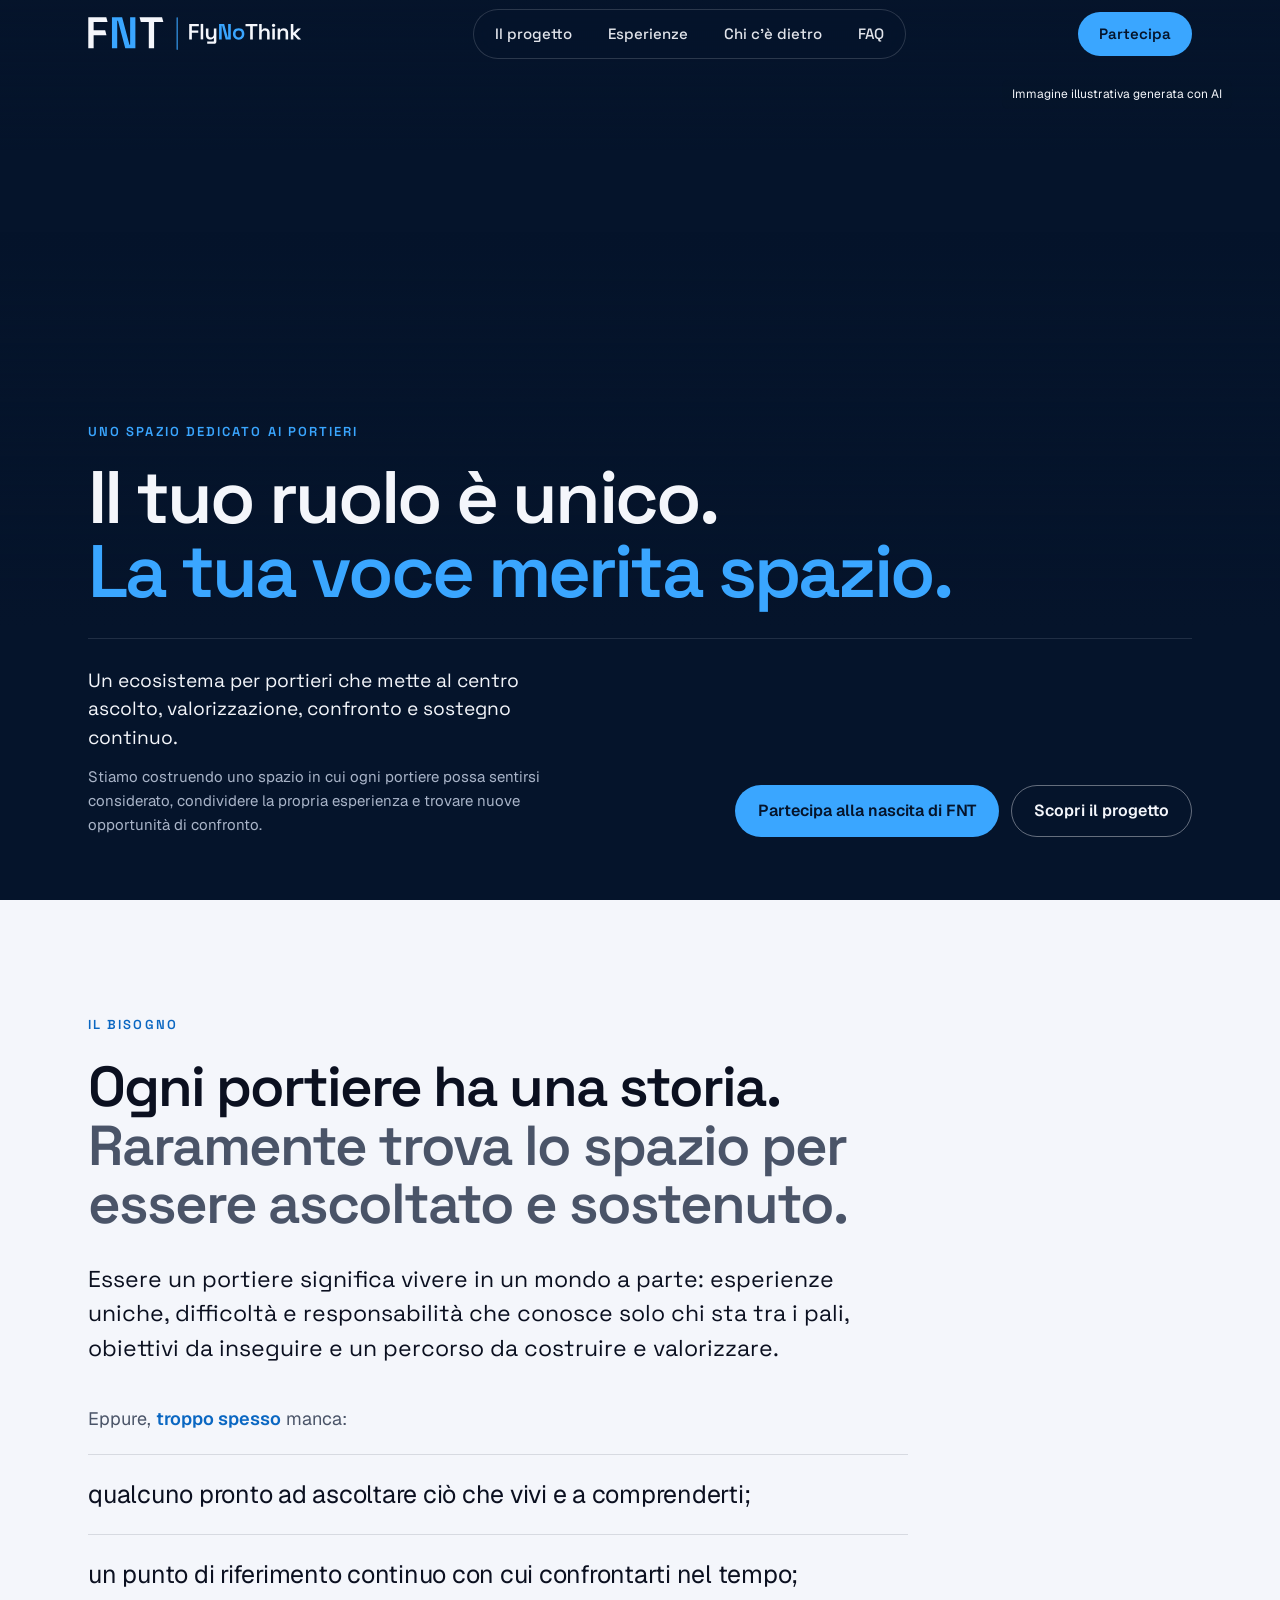
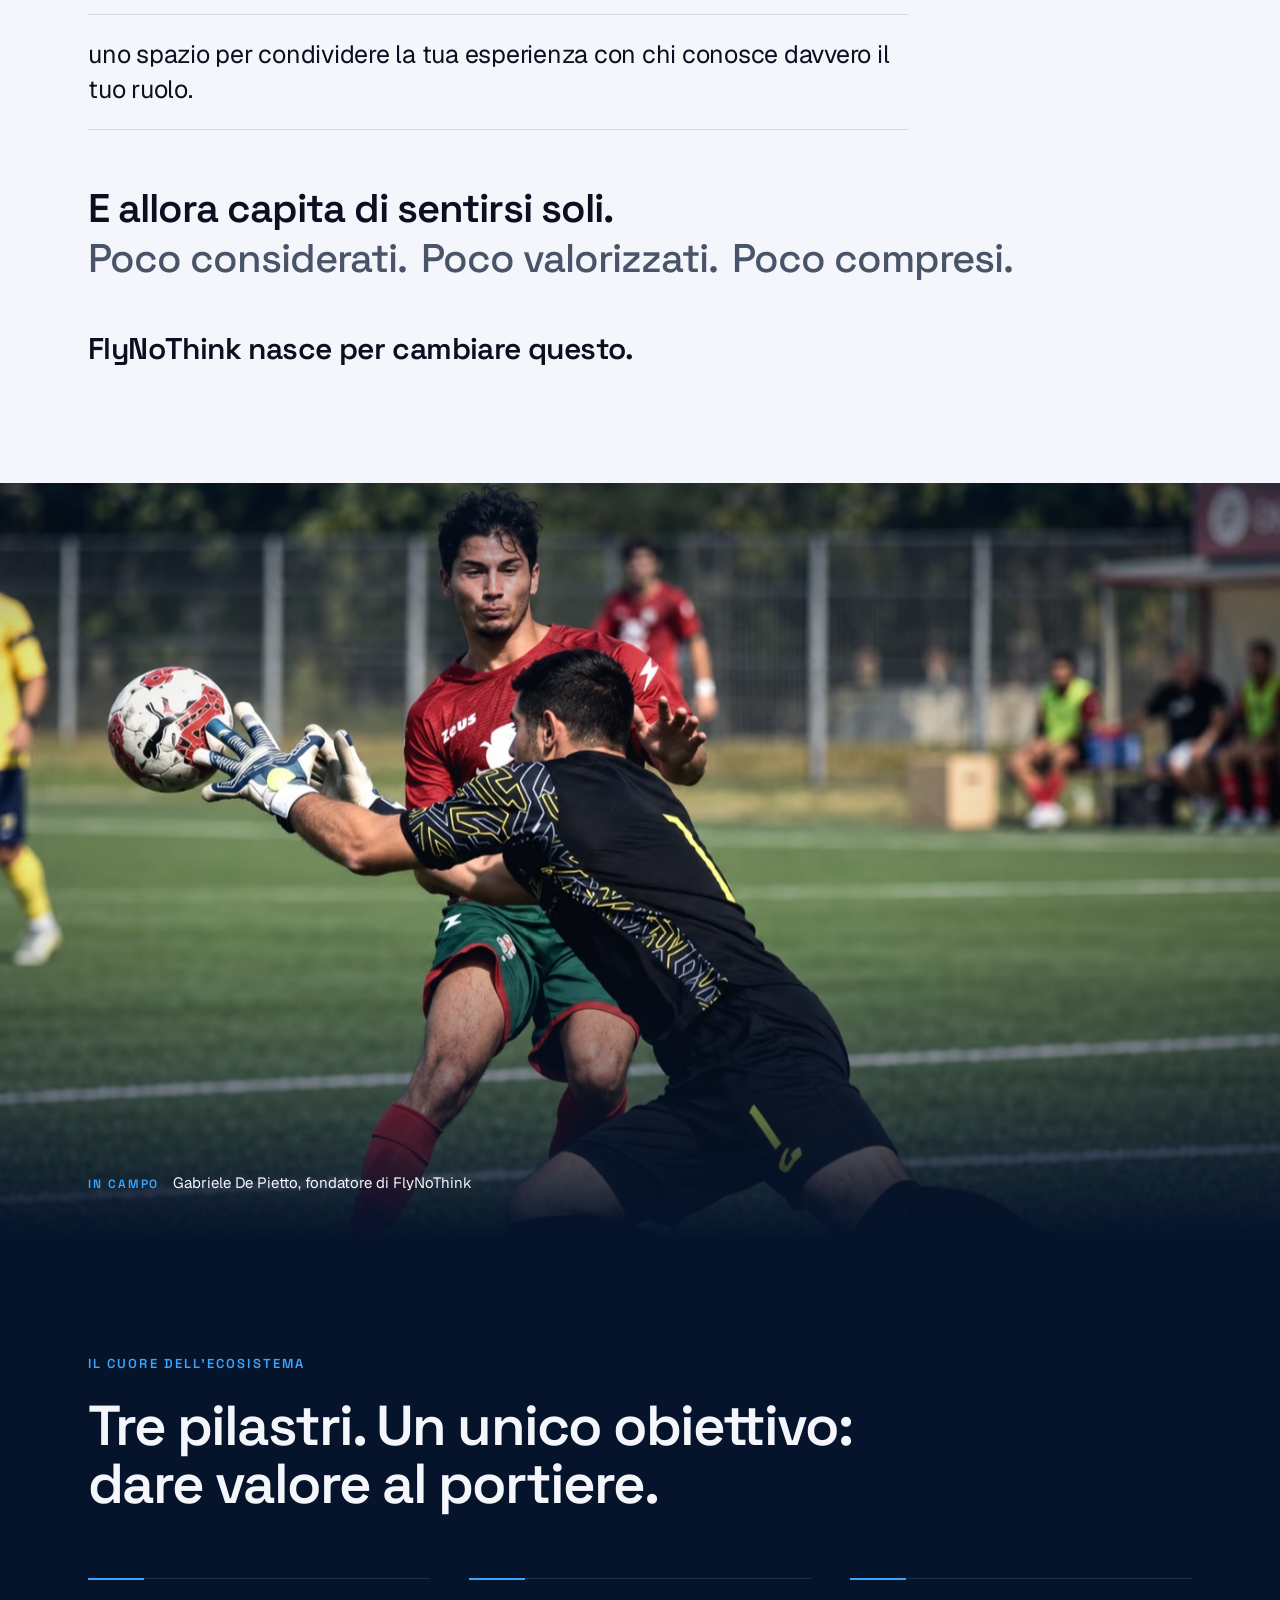
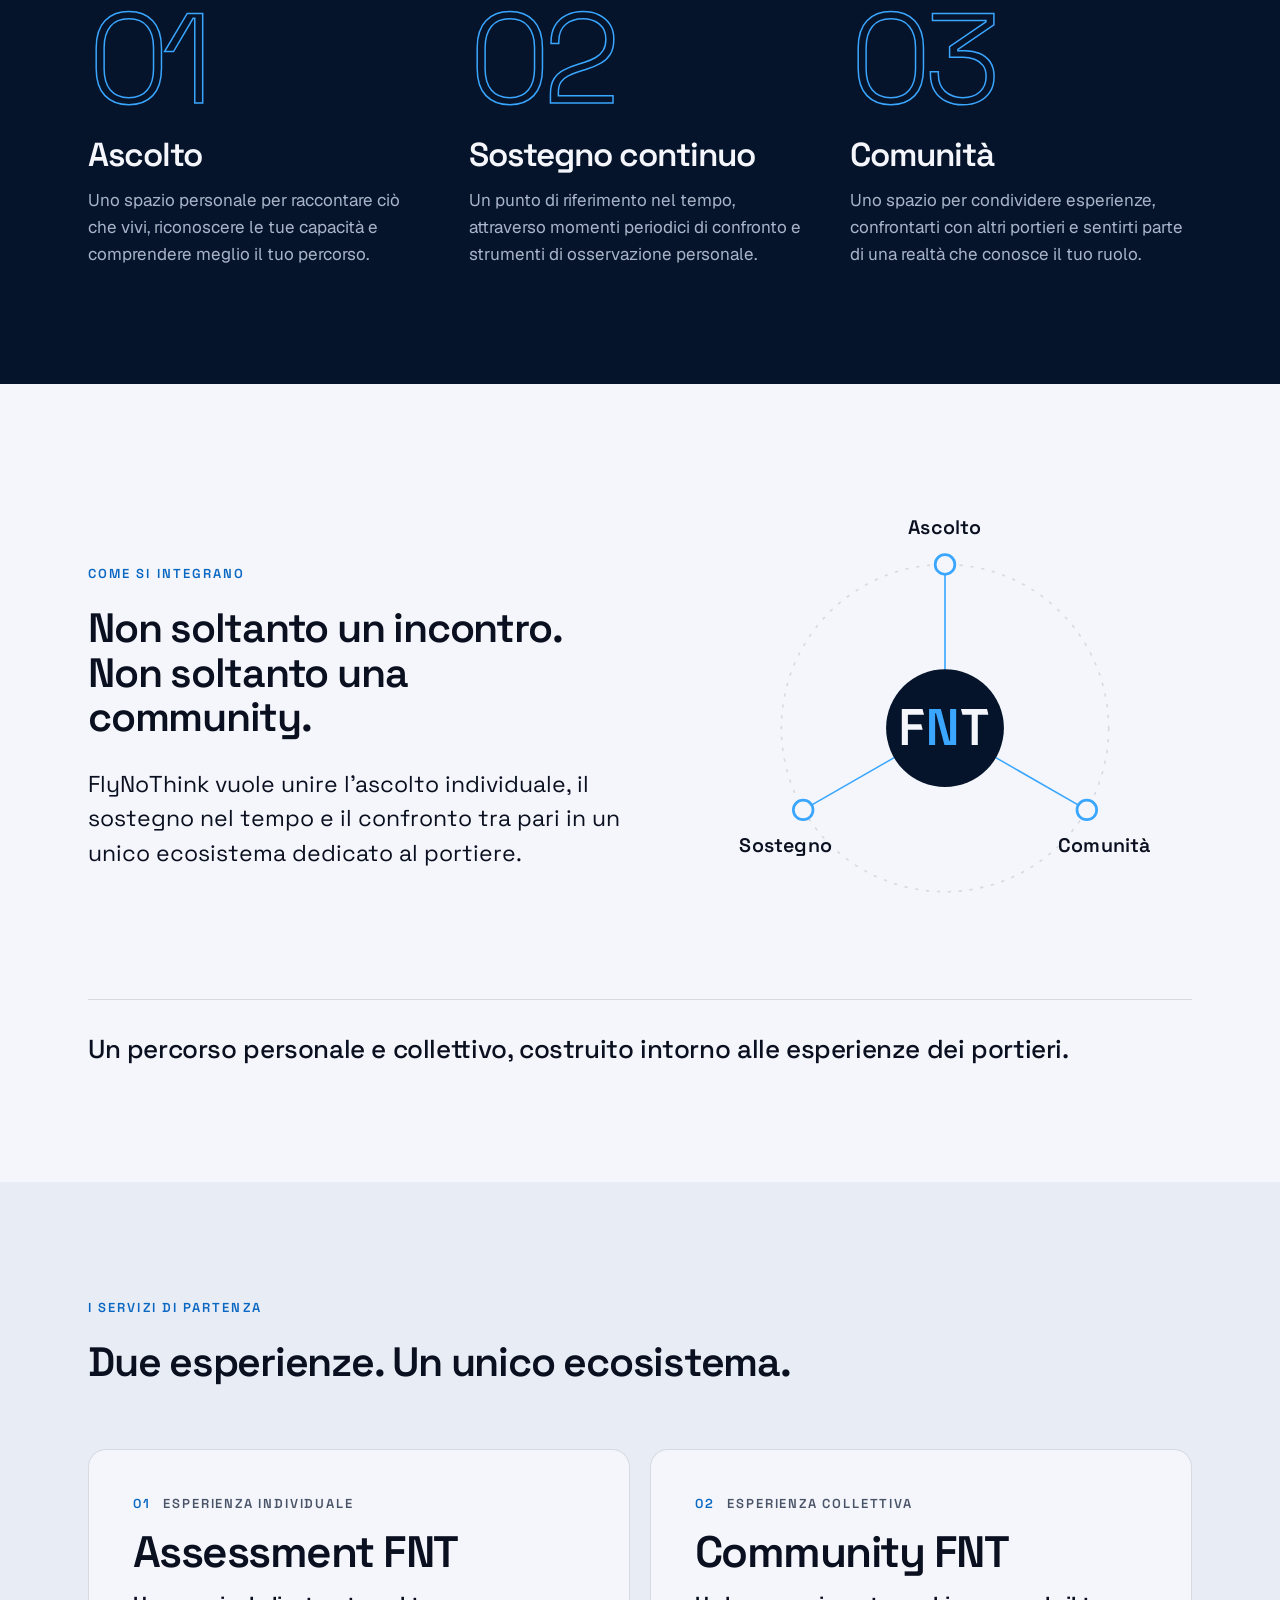
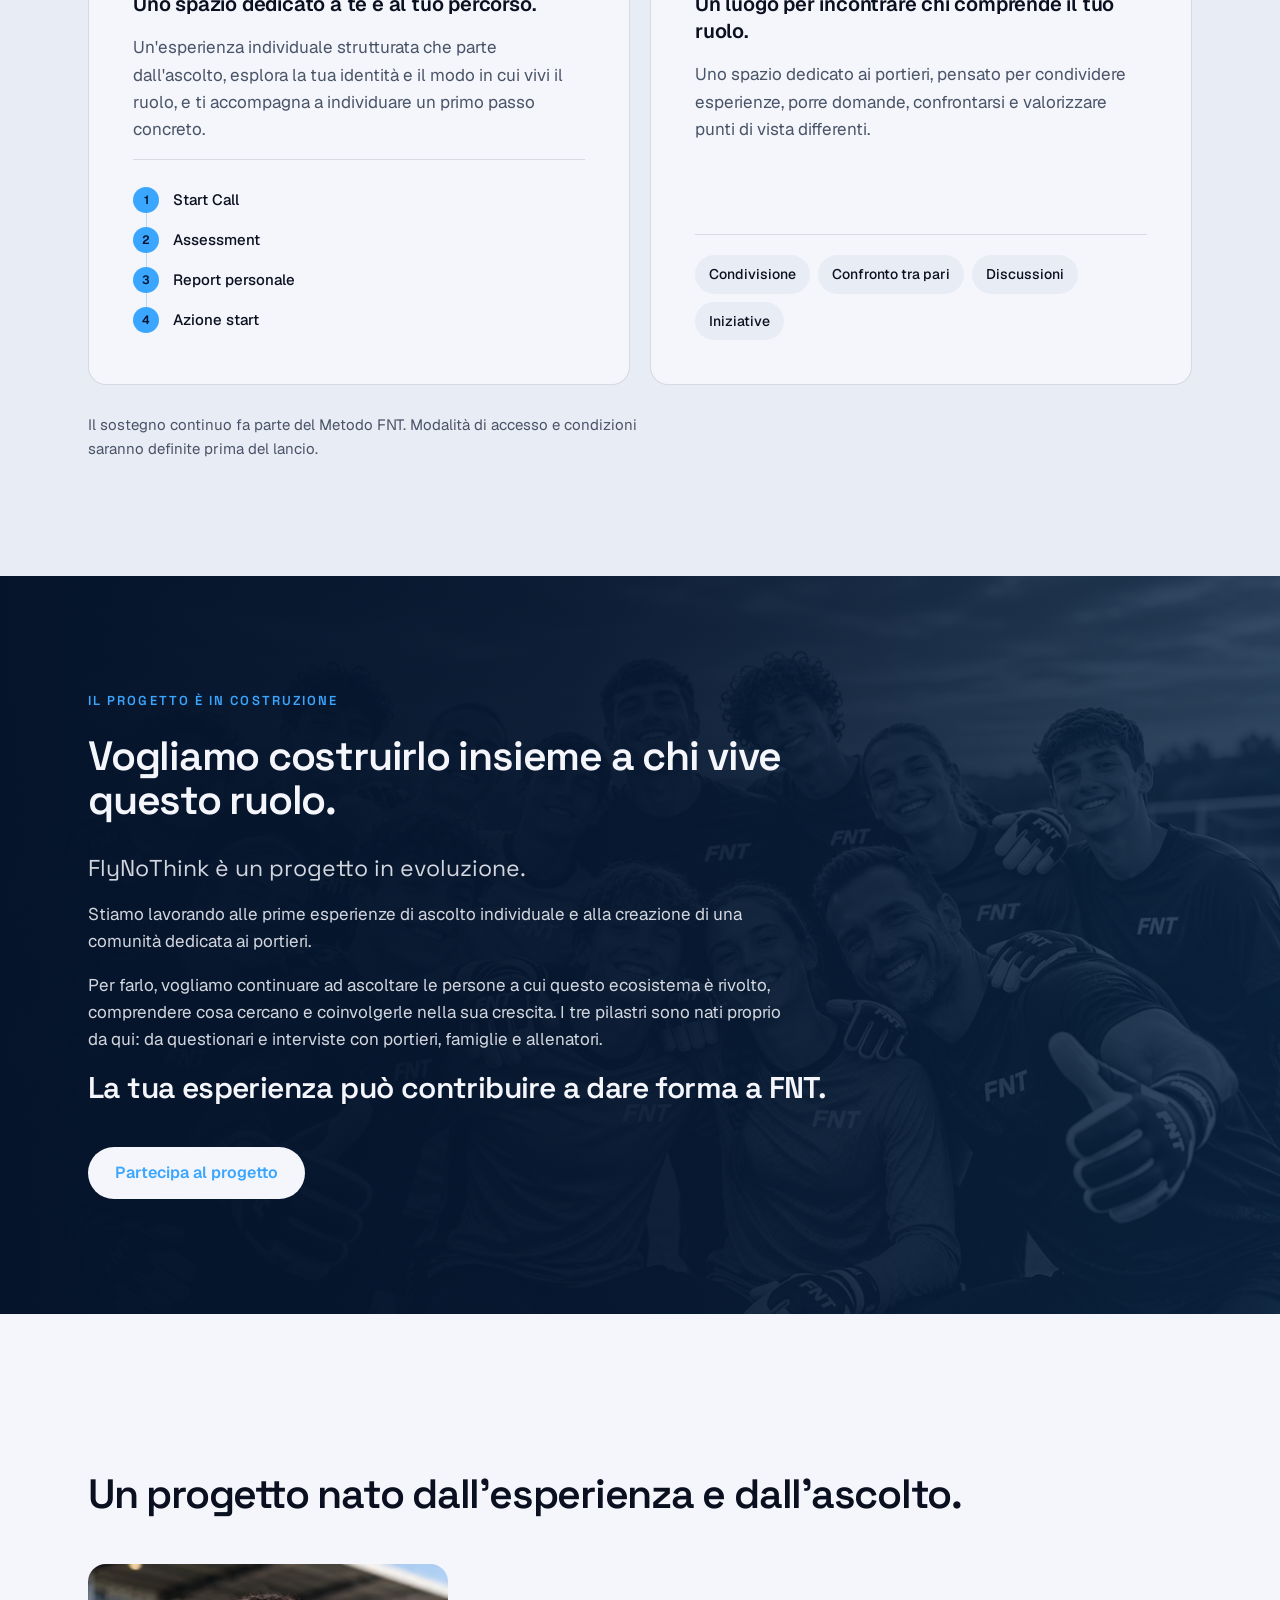
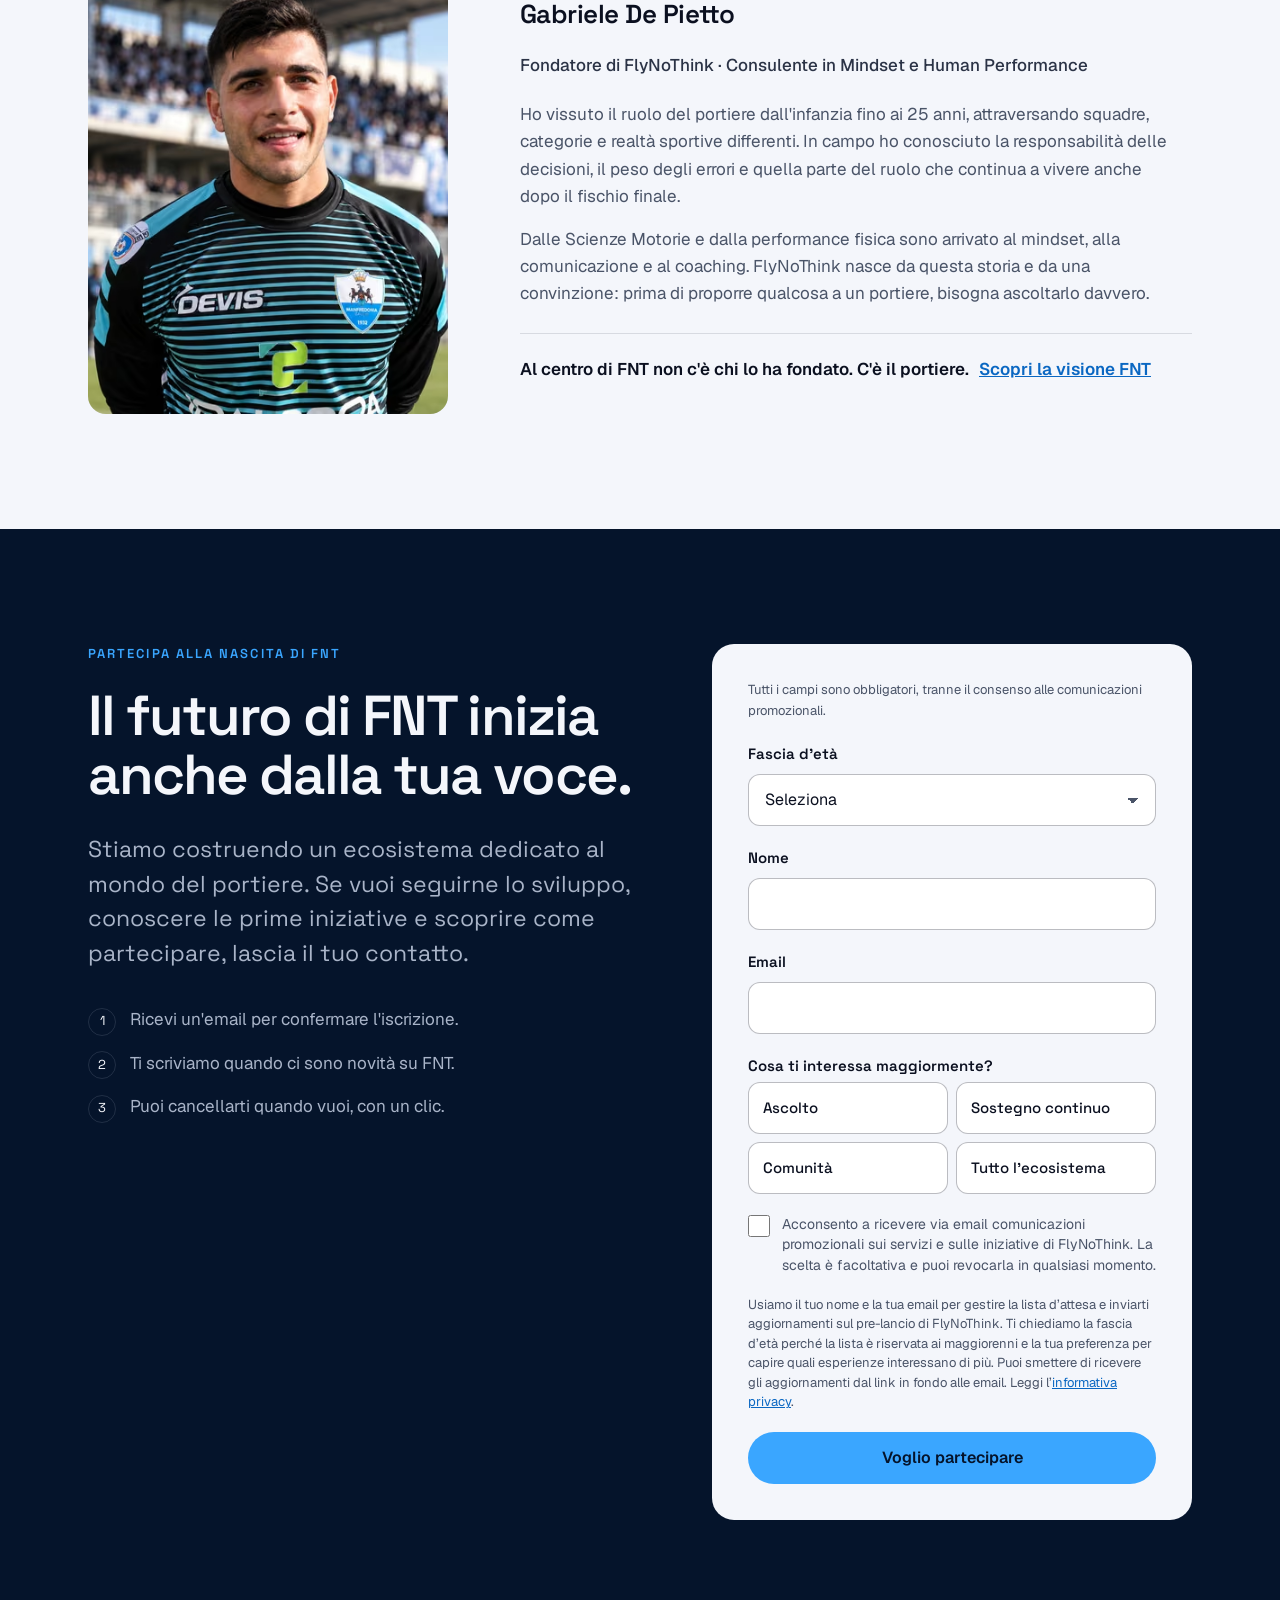
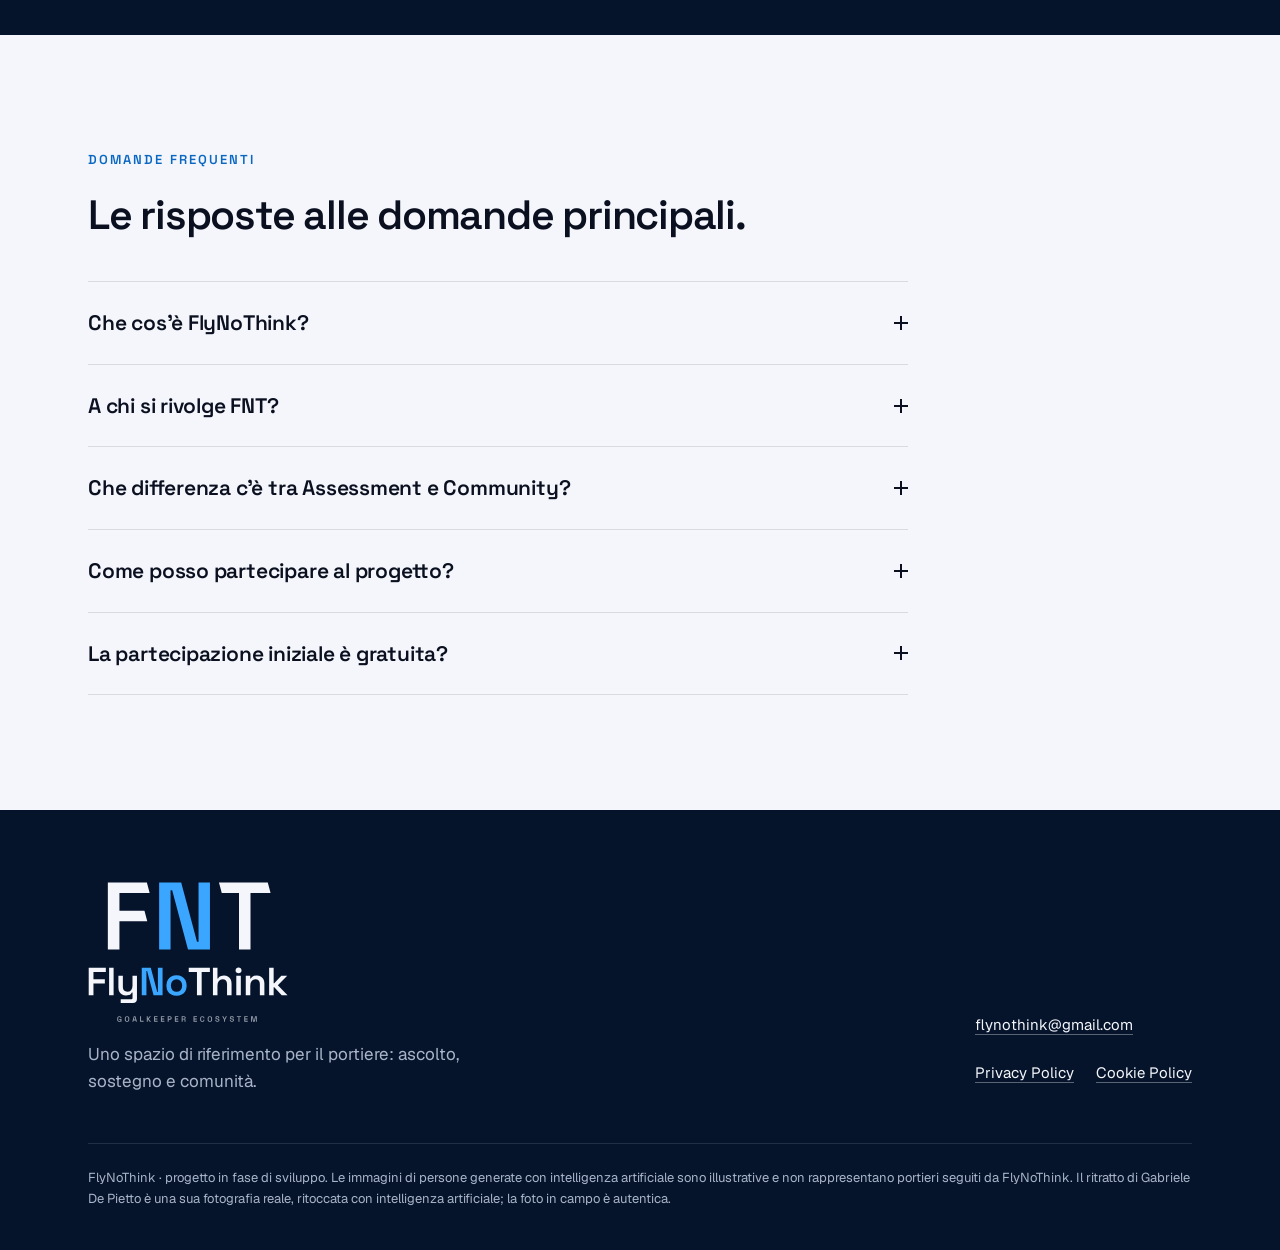
<file: public/index.html>
<!DOCTYPE html>
<html lang="it">
<head>
<meta charset="utf-8">
<meta name="viewport" content="width=device-width, initial-scale=1">
<meta name="facebook-domain-verification" content="7v2ovdb8w38bfngnxahgglrcxr1pyu" />
<!-- iubenda · banner e preferenze consensi (script ufficiale del pannello iubenda, in async). Il sito funziona anche se non si carica. -->
<script type="text/javascript" src="https://embeds.iubenda.com/widgets/9ba641eb-a175-4cab-935d-64607a7e1e82.js" async></script>
<title>FlyNoThink — Il tuo ruolo è unico. La tua voce merita spazio.</title>
<meta name="description" content="FlyNoThink è un ecosistema in costruzione dedicato ai portieri: ascolto, sostegno continuo e comunità. Partecipa alla sua nascita.">
<meta name="theme-color" content="#05142B">
<meta property="og:type" content="website">
<meta property="og:locale" content="it_IT">
<meta property="og:site_name" content="FlyNoThink">
<meta property="og:title" content="FlyNoThink — Il tuo ruolo è unico. La tua voce merita spazio.">
<meta property="og:description" content="Un ecosistema in costruzione dedicato ai portieri: ascolto, sostegno continuo e comunità. Partecipa alla sua nascita.">
<meta name="twitter:card" content="summary_large_image">
<meta name="twitter:title" content="FlyNoThink — Il tuo ruolo è unico. La tua voce merita spazio.">
<meta name="twitter:description" content="Un ecosistema in costruzione dedicato ai portieri: ascolto, sostegno continuo e comunità.">
<link rel="canonical" href="https://flynothink.it/">
<meta property="og:url" content="https://flynothink.it/">
<meta property="og:image" content="https://flynothink.it/assets/social/og-image.jpg">
<meta property="og:image:width" content="1200">
<meta property="og:image:height" content="630">
<meta property="og:image:alt" content="FlyNoThink, Goalkeeper Ecosystem. Il tuo ruolo è unico. La tua voce merita spazio.">
<link rel="icon" href="assets/icons/favicon.svg" type="image/svg+xml">
<link rel="apple-touch-icon" href="assets/icons/apple-touch-icon.png">
<link rel="preload" href="assets/fonts/space-grotesk-latin-wght-normal.woff2" as="font" type="font/woff2" crossorigin>
<link rel="preload" href="assets/fonts/geist-latin-wght-normal.woff2" as="font" type="font/woff2" crossorigin>
<link rel="preload" as="image" href="assets/img/fnt4/hero-gruppo-m-800.avif" type="image/avif" media="(max-width: 767px)">
<link rel="preload" as="image" href="assets/img/fnt4/hero-gruppo-1671.avif" type="image/avif" media="(min-width: 768px)">
<link rel="stylesheet" href="assets/css/fnt4.css">
</head>
<body>

<svg width="0" height="0" style="position:absolute" aria-hidden="true" focusable="false">
  <defs><g id='lg-h' transform='translate(60,60)'><path d='M11.04,150.00 L11.04,38.00 L76.16,38.00 L80.80,55.44 L30.40,55.44 L30.40,85.04 L72.16,85.04 L76.80,102.64 L30.40,102.64 L30.40,150.00 Z' class='lg-i'/><path d='M96.64000000000001 150.0V38.0H133.44L159.84 137.04H162.4V38.0H181.44V150.0H144.8L118.4 50.959999999999994H115.68V150.0Z' class='lg-b'/><path d='M229.92,150.00 L229.92,55.44 L201.12,55.44 L196.48,38.00 L277.92,38.00 L282.56,55.44 L249.12,55.44 L249.12,150.00 Z' class='lg-i'/><rect x='330.56' y='38' width='4' height='118' rx='2' class='lg-b'/><path d='M376.08 118.0V62.0H410.96V70.72H385.76V85.52H408.96V94.32H385.76V118.0Z' class='lg-i'/><path d='M417.59999999999997 118.0V62.0H426.8V118.0Z' class='lg-i'/><path d='M441.28 134.0V126.0H463.11999999999995Q465.35999999999996 126.0 465.35999999999996 123.6V112.56H463.99999999999994Q463.35999999999996 114.0 461.91999999999996 115.4Q460.47999999999996 116.8 458.0799999999999 117.72Q455.67999999999995 118.64 451.99999999999994 118.64Q447.43999999999994 118.64 443.91999999999996 116.6Q440.4 114.56 438.47999999999996 110.84Q436.55999999999995 107.12 436.55999999999995 102.16V78.47999999999999H445.67999999999995V101.44Q445.67999999999995 106.24 448.03999999999996 108.56Q450.4 110.88 454.71999999999997 110.88Q459.59999999999997 110.88 462.43999999999994 107.68Q465.28 104.48 465.28 98.48V78.47999999999999H474.4V125.52Q474.4 129.44 472.15999999999997 131.72Q469.91999999999996 134.0 466.08 134.0Z' class='lg-i'/><path d='M484.15999999999997 118.0V62.0H502.56L515.76 111.52H517.04V62.0H526.56V118.0H508.24L495.03999999999996 68.47999999999999H493.68V118.0Z' class='lg-b'/><path d='M555.04 119.12Q549.12 119.12 544.44 116.68Q539.76 114.24 537.0799999999999 109.72Q534.4 105.2 534.4 98.88V97.6Q534.4 91.28 537.0799999999999 86.72Q539.76 82.16 544.44 79.75999999999999Q549.12 77.36 555.04 77.36Q560.96 77.36 565.6 79.75999999999999Q570.24 82.16 572.9200000000001 86.72Q575.6 91.28 575.6 97.6V98.88Q575.6 105.2 572.9200000000001 109.72Q570.24 114.24 565.6 116.68Q560.96 119.12 555.04 119.12ZM555.04 110.96Q560.08 110.96 563.28 107.72Q566.48 104.48 566.48 98.64V97.84Q566.48 92.0 563.28 88.75999999999999Q560.08 85.52 555.04 85.52Q550.0 85.52 546.8 88.75999999999999Q543.6 92.0 543.6 97.84V98.64Q543.6 104.48 546.8 107.72Q550.0 110.96 555.04 110.96Z' class='lg-b'/><path d='M596.6400000000001 118.0V70.72H579.9200000000001V62.0H622.96V70.72H606.2400000000001V118.0Z' class='lg-i'/><path d='M629.2000000000002 118.0V62.0H638.4000000000001V83.68H639.7600000000001Q640.4000000000001 82.32 641.8400000000001 80.96Q643.2800000000001 79.6 645.6400000000001 78.72Q648.0000000000001 77.84 651.6000000000001 77.84Q656.1600000000001 77.84 659.6800000000001 79.88Q663.2000000000002 81.92 665.1600000000001 85.6Q667.1200000000001 89.28 667.1200000000001 94.32V118.0H657.9200000000001V95.03999999999999Q657.9200000000001 90.24 655.5600000000002 87.88Q653.2000000000002 85.52 648.8800000000001 85.52Q644.0000000000001 85.52 641.2 88.75999999999999Q638.4000000000001 92.0 638.4000000000001 98.0V118.0Z' class='lg-i'/><path d='M676.8000000000002 118.0V78.47999999999999H686.0000000000001V118.0ZM681.3600000000001 73.44Q678.8800000000001 73.44 677.0800000000002 71.8Q675.2800000000002 70.16 675.2800000000002 67.44Q675.2800000000002 64.72 677.0800000000002 63.08Q678.8800000000001 61.44 681.3600000000001 61.44Q684.0000000000001 61.44 685.7200000000001 63.08Q687.4400000000002 64.72 687.4400000000002 67.44Q687.4400000000002 70.16 685.7200000000001 71.8Q684.0000000000001 73.44 681.3600000000001 73.44Z' class='lg-i'/><path d='M696.0800000000002 118.0V78.47999999999999H705.1200000000001V84.0H706.4800000000001Q707.5200000000001 81.75999999999999 710.2400000000001 79.75999999999999Q712.9600000000002 77.75999999999999 718.4800000000001 77.75999999999999Q723.0400000000001 77.75999999999999 726.5600000000002 79.84Q730.0800000000002 81.92 732.0400000000002 85.6Q734.0000000000001 89.28 734.0000000000001 94.32V118.0H724.8000000000002V95.03999999999999Q724.8000000000002 90.24 722.4400000000002 87.88Q720.0800000000002 85.52 715.7600000000001 85.52Q710.8800000000001 85.52 708.0800000000002 88.75999999999999Q705.2800000000001 92.0 705.2800000000001 98.0V118.0Z' class='lg-i'/><path d='M743.6800000000002 118.0V62.0H752.8800000000001V93.44H754.2400000000001L768.4800000000001 78.47999999999999H780.5600000000002L761.4400000000002 97.6L781.2000000000002 118.0H769.2800000000002L754.2400000000001 101.92H752.8800000000001V118.0Z' class='lg-i'/><path d='M377.396 158.217Q376.249 158.217 375.34225000000004 157.71325000000002Q374.4355 157.2095 373.90075 156.24075Q373.366 155.272 373.366 153.8615V151.2885Q373.366 149.1805 374.544 148.05675Q375.722 146.933 377.706 146.933Q379.69 146.933 380.7595 147.99475Q381.829 149.0565 381.829 150.8545V150.9165H380.0V150.7925Q380.0 150.1725 379.752 149.6765Q379.504 149.1805 378.9925 148.89375Q378.481 148.607 377.706 148.607Q376.559 148.607 375.90025 149.31225Q375.2415 150.0175 375.2415 151.2575V153.8925Q375.2415 155.117 375.90025 155.84550000000002Q376.559 156.574 377.737 156.574Q378.915 156.574 379.4575 155.9385Q380.0 155.303 380.0 154.311V154.125H377.2565V152.544H381.829V158.0H380.124V156.9305H379.8605Q379.7365 157.2095 379.47299999999996 157.51175Q379.2095 157.814 378.72125 158.0155Q378.233 158.217 377.396 158.217Z' class='lg-t'/><path d='M392.989 158.217Q390.974 158.217 389.77275 157.09325Q388.57149999999996 155.9695 388.57149999999996 153.8615V151.2885Q388.57149999999996 149.1805 389.77275 148.05675Q390.974 146.933 392.989 146.933Q395.0195 146.933 396.21299999999997 148.05675Q397.4065 149.1805 397.4065 151.2885V153.8615Q397.4065 155.9695 396.21299999999997 157.09325Q395.0195 158.217 392.989 158.217ZM392.989 156.543Q394.198 156.543 394.87225 155.83775Q395.5465 155.1325 395.5465 153.9235V151.2265Q395.5465 150.0175 394.87225 149.31225Q394.198 148.607 392.989 148.607Q391.79549999999995 148.607 391.12125 149.31225Q390.447 150.0175 390.447 151.2265V153.9235Q390.447 155.1325 391.12125 155.83775Q391.79549999999995 156.543 392.989 156.543Z' class='lg-t'/><path d='M403.48249999999996 158.0 406.45849999999996 147.15H409.698L412.674 158.0H410.75199999999995L410.10099999999994 155.52H406.05549999999994L405.4045 158.0ZM406.48949999999996 153.815H409.667L408.21 148.3125H407.94649999999996Z' class='lg-t'/><path d='M419.01349999999996 158.0V147.15H420.88899999999995V156.3105H425.97299999999996V158.0Z' class='lg-t'/><path d='M432.39 158.0V147.15H434.2655V151.5675H434.529L438.311 147.15H440.71349999999995L435.986 152.4975L440.8685 158.0H438.404L434.529 153.4895H434.2655V158.0Z' class='lg-t'/><path d='M446.991 158.0V147.15H453.904V148.8395H448.8665V151.6915H453.46999999999997V153.381H448.8665V156.3105H453.9815V158.0Z' class='lg-t'/><path d='M460.56899999999996 158.0V147.15H467.48199999999997V148.8395H462.44449999999995V151.6915H467.04799999999994V153.381H462.44449999999995V156.3105H467.55949999999996V158.0Z' class='lg-t'/><path d='M474.14699999999993 158.0V147.15H478.53349999999995Q479.5564999999999 147.15 480.3314999999999 147.553Q481.1064999999999 147.956 481.5559999999999 148.69225Q482.0054999999999 149.42849999999999 482.0054999999999 150.436V150.653Q482.0054999999999 151.645 481.54824999999994 152.389Q481.09099999999995 153.133 480.30824999999993 153.536Q479.5254999999999 153.939 478.53349999999995 153.939H476.0224999999999V158.0ZM476.0224999999999 152.2495H478.3474999999999Q479.15349999999995 152.2495 479.64174999999994 151.8155Q480.12999999999994 151.3815 480.12999999999994 150.622V150.467Q480.12999999999994 149.7075 479.64949999999993 149.2735Q479.1689999999999 148.8395 478.3474999999999 148.8395H476.0224999999999Z' class='lg-t'/><path d='M488.4534999999999 158.0V147.15H495.3664999999999V148.8395H490.3289999999999V151.6915H494.9324999999999V153.381H490.3289999999999V156.3105H495.4439999999999V158.0Z' class='lg-t'/><path d='M502.0314999999999 158.0V147.15H506.6659999999999Q507.68899999999985 147.15 508.44849999999985 147.50650000000002Q509.20799999999986 147.863 509.63424999999984 148.50625Q510.0604999999999 149.1495 510.0604999999999 150.0485V150.219Q510.0604999999999 151.2265 509.57999999999987 151.831Q509.09949999999986 152.4355 508.41749999999985 152.7145V152.9625Q509.0219999999999 152.9935 509.3707499999999 153.381Q509.71949999999987 153.7685 509.71949999999987 154.4195V158.0H507.85949999999985V154.683Q507.85949999999985 154.2955 507.65024999999986 154.05525Q507.44099999999986 153.815 506.9759999999999 153.815H503.90699999999987V158.0ZM503.90699999999987 152.1255H506.47999999999985Q507.2859999999999 152.1255 507.7432499999999 151.69925Q508.20049999999986 151.273 508.20049999999986 150.56V150.4205Q508.20049999999986 149.692 507.75099999999986 149.26575Q507.30149999999986 148.8395 506.47999999999985 148.8395H503.90699999999987Z' class='lg-t'/><path d='M525.6999999999998 158.0V147.15H532.6129999999998V148.8395H527.5754999999999V151.6915H532.1789999999999V153.381H527.5754999999999V156.3105H532.6904999999998V158.0Z' class='lg-t'/><path d='M543.3544999999998 158.217Q541.3704999999999 158.217 540.1924999999999 157.09325Q539.0144999999999 155.9695 539.0144999999999 153.8615V151.2885Q539.0144999999999 149.1805 540.1924999999999 148.05675Q541.3704999999999 146.933 543.3544999999998 146.933Q545.3384999999998 146.933 546.4157499999999 148.018Q547.4929999999998 149.103 547.4929999999998 150.994V151.087H545.6639999999999V150.9475Q545.6639999999999 149.9245 545.0982499999998 149.26575Q544.5324999999998 148.607 543.3544999999998 148.607Q542.2074999999999 148.607 541.5487499999999 149.31225Q540.8899999999999 150.0175 540.8899999999999 151.2575V153.8925Q540.8899999999999 155.117 541.5487499999999 155.82999999999998Q542.2074999999999 156.543 543.3544999999998 156.543Q544.5324999999998 156.543 545.0982499999998 155.88425Q545.6639999999999 155.2255 545.6639999999999 154.2025V153.939H547.4929999999998V154.156Q547.4929999999998 156.047 546.4157499999999 157.132Q545.3384999999998 158.217 543.3544999999998 158.217Z' class='lg-t'/><path d='M558.3584999999998 158.217Q556.3434999999998 158.217 555.1422499999999 157.09325Q553.9409999999999 155.9695 553.9409999999999 153.8615V151.2885Q553.9409999999999 149.1805 555.1422499999999 148.05675Q556.3434999999998 146.933 558.3584999999998 146.933Q560.3889999999999 146.933 561.5824999999999 148.05675Q562.7759999999998 149.1805 562.7759999999998 151.2885V153.8615Q562.7759999999998 155.9695 561.5824999999999 157.09325Q560.3889999999999 158.217 558.3584999999998 158.217ZM558.3584999999998 156.543Q559.5674999999999 156.543 560.2417499999999 155.83775Q560.9159999999998 155.1325 560.9159999999998 153.9235V151.2265Q560.9159999999998 150.0175 560.2417499999999 149.31225Q559.5674999999999 148.607 558.3584999999998 148.607Q557.1649999999998 148.607 556.4907499999999 149.31225Q555.8164999999999 150.0175 555.8164999999999 151.2265V153.9235Q555.8164999999999 155.1325 556.4907499999999 155.83775Q557.1649999999998 156.543 558.3584999999998 156.543Z' class='lg-t'/><path d='M573.3469999999999 158.217Q572.107 158.217 571.15375 157.77525Q570.2004999999999 157.3335 569.6579999999999 156.4965Q569.1154999999999 155.6595 569.1154999999999 154.4505V154.0475H570.9599999999999V154.4505Q570.9599999999999 155.52 571.6109999999999 156.04700000000003Q572.262 156.574 573.3469999999999 156.574Q574.4474999999999 156.574 575.0054999999999 156.1245Q575.5634999999999 155.675 575.5634999999999 154.962Q575.5634999999999 154.4815 575.3 154.17925000000002Q575.0364999999999 153.877 574.5327499999999 153.691Q574.0289999999999 153.505 573.3159999999999 153.3345L572.8509999999999 153.2415Q571.7814999999999 152.9935 570.99875 152.61375Q570.2159999999999 152.234 569.7974999999999 151.6295Q569.3789999999999 151.025 569.3789999999999 150.0485Q569.3789999999999 149.072 569.8439999999999 148.3745Q570.309 147.677 571.1614999999999 147.305Q572.0139999999999 146.933 573.161 146.933Q574.3079999999999 146.933 575.2069999999999 147.32049999999998Q576.1059999999999 147.708 576.6252499999998 148.483Q577.1444999999999 149.258 577.1444999999999 150.4205V150.932H575.3V150.4205Q575.3 149.754 575.0364999999999 149.351Q574.7729999999999 148.948 574.2924999999999 148.762Q573.8119999999999 148.576 573.161 148.576Q572.1999999999999 148.576 571.704 148.94799999999998Q571.208 149.32 571.208 150.002Q571.208 150.436 571.4327499999999 150.73825Q571.6574999999999 151.0405 572.09925 151.23425Q572.5409999999999 151.428 573.2074999999999 151.5675L573.6724999999999 151.676Q574.7884999999999 151.924 575.6254999999999 152.30375Q576.4624999999999 152.6835 576.9352499999999 153.30349999999999Q577.4079999999999 153.9235 577.4079999999999 154.9155Q577.4079999999999 155.892 576.9042499999999 156.636Q576.4005 157.38 575.4937499999999 157.7985Q574.5869999999999 158.217 573.3469999999999 158.217Z' class='lg-t'/><path d='M586.8009999999999 158.0V154.1715L583.0654999999999 147.15H585.1579999999999L587.607 151.9395H587.8704999999999L590.3195 147.15H592.3965L588.661 154.1715V158.0Z' class='lg-t'/><path d='M602.3164999999999 158.217Q601.0765 158.217 600.12325 157.77525Q599.17 157.3335 598.6274999999999 156.4965Q598.0849999999999 155.6595 598.0849999999999 154.4505V154.0475H599.9295V154.4505Q599.9295 155.52 600.5805 156.04700000000003Q601.2315 156.574 602.3164999999999 156.574Q603.4169999999999 156.574 603.9749999999999 156.1245Q604.5329999999999 155.675 604.5329999999999 154.962Q604.5329999999999 154.4815 604.2694999999999 154.17925000000002Q604.006 153.877 603.50225 153.691Q602.9984999999999 153.505 602.2855 153.3345L601.8204999999999 153.2415Q600.751 152.9935 599.9682499999999 152.61375Q599.1854999999999 152.234 598.7669999999999 151.6295Q598.3485 151.025 598.3485 150.0485Q598.3485 149.072 598.8135 148.3745Q599.2785 147.677 600.131 147.305Q600.9834999999999 146.933 602.1305 146.933Q603.2774999999999 146.933 604.1764999999999 147.32049999999998Q605.0754999999999 147.708 605.59475 148.483Q606.1139999999999 149.258 606.1139999999999 150.4205V150.932H604.2695V150.4205Q604.2695 149.754 604.006 149.351Q603.7425 148.948 603.262 148.762Q602.7814999999999 148.576 602.1305 148.576Q601.1695 148.576 600.6735 148.94799999999998Q600.1775 149.32 600.1775 150.002Q600.1775 150.436 600.40225 150.73825Q600.627 151.0405 601.0687499999999 151.23425Q601.5105 151.428 602.1769999999999 151.5675L602.6419999999999 151.676Q603.7579999999999 151.924 604.5949999999999 152.30375Q605.4319999999999 152.6835 605.9047499999999 153.30349999999999Q606.3774999999999 153.9235 606.3774999999999 154.9155Q606.3774999999999 155.892 605.87375 156.636Q605.37 157.38 604.46325 157.7985Q603.5564999999999 158.217 602.3164999999999 158.217Z' class='lg-t'/><path d='M615.5224999999999 158.0V148.8395H612.283V147.15H620.622V148.8395H617.3824999999999V158.0Z' class='lg-t'/><path d='M627.0389999999999 158.0V147.15H633.9519999999999V148.8395H628.9145V151.6915H633.5179999999999V153.381H628.9145V156.3105H634.0294999999999V158.0Z' class='lg-t'/><path d='M640.6169999999998 158.0V147.15H644.1044999999999L646.2124999999999 156.7445H646.4759999999999L648.5994999999999 147.15H652.0714999999999V158.0H650.2734999999999V148.4985H650.0099999999999L647.9019999999999 158.0H644.8019999999999L642.6939999999998 148.4985H642.4304999999999V158.0Z' class='lg-t'/></g><g id='lg-v' transform='translate(60,60)'><path d='M126.43,200.00 L126.43,53.00 L211.90,53.00 L218.00,75.89 L151.84,75.89 L151.84,114.74 L206.65,114.74 L212.75,137.84 L151.84,137.84 L151.84,200.00 Z' class='lg-i'/><path d='M238.785 200.0V53.0H287.085L321.735 182.99H325.09499999999997V53.0H350.085V200.0H301.995L267.34499999999997 70.00999999999999H263.775V200.0Z' class='lg-b'/><path d='M413.71,200.00 L413.71,75.89 L375.91,75.89 L369.82,53.00 L476.71,53.00 L482.80,75.89 L438.91,75.89 L438.91,200.00 Z' class='lg-i'/><path d='M84.52700000000002 300.0V239.8H122.02300000000002V249.174H94.93300000000002V265.084H119.87300000000002V274.544H94.93300000000002V300.0Z' class='lg-i'/><path d='M129.161 300.0V239.8H139.05100000000002V300.0Z' class='lg-i'/><path d='M154.61700000000002 317.2V308.6H178.095Q180.50300000000001 308.6 180.50300000000001 306.02V294.152H179.041Q178.353 295.7 176.805 297.205Q175.257 298.71 172.67700000000002 299.69899999999996Q170.097 300.688 166.14100000000002 300.688Q161.239 300.688 157.455 298.495Q153.67100000000002 296.302 151.60700000000003 292.303Q149.543 288.304 149.543 282.972V257.516H159.347V282.198Q159.347 287.358 161.88400000000001 289.852Q164.421 292.346 169.065 292.346Q174.311 292.346 177.364 288.906Q180.417 285.466 180.417 279.016V257.516H190.221V308.084Q190.221 312.298 187.813 314.749Q185.405 317.2 181.27700000000002 317.2Z' class='lg-i'/><path d='M200.713 300.0V239.8H220.493L234.683 293.034H236.059V239.8H246.293V300.0H226.599L212.409 246.76600000000002H210.947V300.0Z' class='lg-b'/><path d='M276.909 301.204Q270.545 301.204 265.514 298.581Q260.483 295.958 257.602 291.09900000000005Q254.721 286.24 254.721 279.446V278.07Q254.721 271.276 257.602 266.374Q260.483 261.472 265.514 258.892Q270.545 256.312 276.909 256.312Q283.273 256.312 288.261 258.892Q293.249 261.472 296.13 266.374Q299.011 271.276 299.011 278.07V279.446Q299.011 286.24 296.13 291.09900000000005Q293.249 295.958 288.261 298.581Q283.273 301.204 276.909 301.204ZM276.909 292.432Q282.327 292.432 285.767 288.949Q289.207 285.466 289.207 279.188V278.328Q289.207 272.05 285.767 268.567Q282.327 265.084 276.909 265.084Q271.491 265.084 268.051 268.567Q264.611 272.05 264.611 278.328V279.188Q264.611 285.466 268.051 288.949Q271.491 292.432 276.909 292.432Z' class='lg-b'/><path d='M321.629 300.0V249.174H303.655V239.8H349.923V249.174H331.949V300.0Z' class='lg-i'/><path d='M356.63100000000003 300.0V239.8H366.521V263.106H367.983Q368.671 261.644 370.219 260.182Q371.767 258.72 374.304 257.774Q376.841 256.828 380.711 256.828Q385.613 256.828 389.397 259.02099999999996Q393.181 261.214 395.288 265.16999999999996Q397.395 269.126 397.395 274.544V300.0H387.505V275.318Q387.505 270.158 384.96799999999996 267.621Q382.431 265.084 377.78700000000003 265.084Q372.541 265.084 369.531 268.567Q366.521 272.05 366.521 278.5V300.0Z' class='lg-i'/><path d='M407.80100000000004 300.0V257.516H417.69100000000003V300.0ZM412.70300000000003 252.098Q410.03700000000003 252.098 408.10200000000003 250.335Q406.16700000000003 248.572 406.16700000000003 245.648Q406.16700000000003 242.724 408.10200000000003 240.961Q410.03700000000003 239.198 412.70300000000003 239.198Q415.54100000000005 239.198 417.39000000000004 240.961Q419.23900000000003 242.724 419.23900000000003 245.648Q419.23900000000003 248.572 417.39000000000004 250.335Q415.54100000000005 252.098 412.70300000000003 252.098Z' class='lg-i'/><path d='M428.52700000000004 300.0V257.516H438.245V263.45H439.707Q440.82500000000005 261.04200000000003 443.749 258.89200000000005Q446.673 256.742 452.607 256.742Q457.509 256.742 461.293 258.978Q465.077 261.214 467.18399999999997 265.16999999999996Q469.291 269.126 469.291 274.544V300.0H459.401V275.318Q459.401 270.158 456.86400000000003 267.621Q454.327 265.084 449.683 265.084Q444.437 265.084 441.427 268.567Q438.41700000000003 272.05 438.41700000000003 278.5V300.0Z' class='lg-i'/><path d='M479.69700000000006 300.0V239.8H489.58700000000005V273.598H491.04900000000004L506.357 257.516H519.3430000000001L498.78900000000004 278.07L520.0310000000001 300.0H507.21700000000004L491.04900000000004 282.714H489.58700000000005V300.0Z' class='lg-i'/><path d='M151.42849999999999 358.238Q150.17049999999998 358.238 149.176 357.6855Q148.18149999999997 357.133 147.59499999999997 356.0705Q147.00849999999997 355.008 147.00849999999997 353.461V350.639Q147.00849999999997 348.327 148.30049999999997 347.09450000000004Q149.59249999999997 345.862 151.7685 345.862Q153.94449999999998 345.862 155.11749999999998 347.0265Q156.29049999999998 348.191 156.29049999999998 350.163V350.231H154.28449999999998V350.095Q154.28449999999998 349.415 154.0125 348.871Q153.7405 348.327 153.1795 348.0125Q152.61849999999998 347.698 151.7685 347.698Q150.51049999999998 347.698 149.78799999999998 348.4715Q149.0655 349.245 149.0655 350.605V353.495Q149.0655 354.838 149.78799999999998 355.637Q150.51049999999998 356.436 151.80249999999998 356.436Q153.09449999999998 356.436 153.68949999999998 355.739Q154.28449999999998 355.042 154.28449999999998 353.954V353.75H151.2755V352.016H156.29049999999998V358.0H154.42049999999998V356.827H154.1315Q153.9955 357.133 153.7065 357.4645Q153.4175 357.796 152.882 358.017Q152.3465 358.238 151.42849999999999 358.238Z' class='lg-t'/><path d='M168.5305 358.238Q166.32049999999998 358.238 165.003 357.0055Q163.68549999999996 355.773 163.68549999999996 353.461V350.639Q163.68549999999996 348.327 165.003 347.09450000000004Q166.32049999999998 345.862 168.5305 345.862Q170.75749999999996 345.862 172.06649999999996 347.09450000000004Q173.3755 348.327 173.3755 350.639V353.461Q173.3755 355.773 172.06649999999996 357.0055Q170.75749999999996 358.238 168.5305 358.238ZM168.5305 356.402Q169.85649999999998 356.402 170.59599999999998 355.62850000000003Q171.33549999999997 354.855 171.33549999999997 353.529V350.571Q171.33549999999997 349.245 170.59599999999998 348.4715Q169.85649999999998 347.698 168.5305 347.698Q167.22149999999996 347.698 166.48199999999997 348.4715Q165.74249999999998 349.245 165.74249999999998 350.571V353.529Q165.74249999999998 354.855 166.48199999999997 355.62850000000003Q167.22149999999996 356.402 168.5305 356.402Z' class='lg-t'/><path d='M180.03949999999998 358.0 183.30349999999999 346.1H186.85649999999998L190.12049999999996 358.0H188.01249999999996L187.29849999999996 355.28H182.86149999999998L182.14749999999998 358.0ZM183.33749999999998 353.41H186.82249999999996L185.22449999999998 347.375H184.93549999999996Z' class='lg-t'/><path d='M197.07349999999997 358.0V346.1H199.13049999999996V356.147H204.70649999999998V358.0Z' class='lg-t'/><path d='M211.74449999999996 358.0V346.1H213.80149999999995V350.945H214.09049999999996L218.23849999999996 346.1H220.87349999999995L215.68849999999995 351.965L221.04349999999997 358.0H218.34049999999996L214.09049999999996 353.053H213.80149999999995V358.0Z' class='lg-t'/><path d='M227.75849999999997 358.0V346.1H235.34049999999996V347.953H229.81549999999996V351.081H234.86449999999996V352.934H229.81549999999996V356.147H235.42549999999997V358.0Z' class='lg-t'/><path d='M242.65049999999997 358.0V346.1H250.23249999999996V347.953H244.70749999999995V351.081H249.75649999999996V352.934H244.70749999999995V356.147H250.31749999999997V358.0Z' class='lg-t'/><path d='M257.54249999999996 358.0V346.1H262.35349999999994Q263.47549999999995 346.1 264.3254999999999 346.54200000000003Q265.17549999999994 346.984 265.66849999999994 347.7915Q266.16149999999993 348.599 266.16149999999993 349.704V349.942Q266.16149999999993 351.03 265.65999999999997 351.846Q265.15849999999995 352.662 264.29999999999995 353.104Q263.44149999999996 353.546 262.35349999999994 353.546H259.5995V358.0ZM259.5995 351.693H262.14949999999993Q263.03349999999995 351.693 263.56899999999996 351.217Q264.1045 350.741 264.1045 349.908V349.738Q264.1045 348.905 263.5775 348.429Q263.05049999999994 347.953 262.14949999999993 347.953H259.5995Z' class='lg-t'/><path d='M273.23349999999994 358.0V346.1H280.81549999999993V347.953H275.29049999999995V351.081H280.33949999999993V352.934H275.29049999999995V356.147H280.9004999999999V358.0Z' class='lg-t'/><path d='M288.12549999999993 358.0V346.1H293.20849999999996Q294.3304999999999 346.1 295.1634999999999 346.491Q295.9964999999999 346.882 296.46399999999994 347.5875Q296.9314999999999 348.293 296.9314999999999 349.279V349.466Q296.9314999999999 350.571 296.4044999999999 351.23400000000004Q295.87749999999994 351.897 295.12949999999995 352.203V352.475Q295.7924999999999 352.509 296.17499999999995 352.93399999999997Q296.55749999999995 353.359 296.55749999999995 354.073V358.0H294.5174999999999V354.362Q294.5174999999999 353.937 294.2879999999999 353.6735Q294.0584999999999 353.41 293.54849999999993 353.41H290.18249999999995V358.0ZM290.18249999999995 351.557H293.00449999999995Q293.8884999999999 351.557 294.38999999999993 351.08950000000004Q294.89149999999995 350.622 294.89149999999995 349.84V349.687Q294.89149999999995 348.888 294.3984999999999 348.42049999999995Q293.9054999999999 347.953 293.00449999999995 347.953H290.18249999999995Z' class='lg-t'/><path d='M314.08449999999993 358.0V346.1H321.6664999999999V347.953H316.14149999999995V351.081H321.19049999999993V352.934H316.14149999999995V356.147H321.7514999999999V358.0Z' class='lg-t'/><path d='M333.44749999999993 358.238Q331.27149999999995 358.238 329.9794999999999 357.0055Q328.68749999999994 355.773 328.68749999999994 353.461V350.639Q328.68749999999994 348.327 329.9794999999999 347.09450000000004Q331.27149999999995 345.862 333.44749999999993 345.862Q335.6234999999999 345.862 336.80499999999995 347.052Q337.9864999999999 348.242 337.9864999999999 350.316V350.418H335.98049999999995V350.265Q335.98049999999995 349.143 335.3599999999999 348.42049999999995Q334.7394999999999 347.698 333.44749999999993 347.698Q332.18949999999995 347.698 331.4669999999999 348.4715Q330.7444999999999 349.245 330.7444999999999 350.605V353.495Q330.7444999999999 354.838 331.4669999999999 355.62Q332.18949999999995 356.402 333.44749999999993 356.402Q334.7394999999999 356.402 335.3599999999999 355.67949999999996Q335.98049999999995 354.957 335.98049999999995 353.835V353.546H337.9864999999999V353.784Q337.9864999999999 355.858 336.80499999999995 357.048Q335.6234999999999 358.238 333.44749999999993 358.238Z' class='lg-t'/><path d='M349.9034999999999 358.238Q347.6934999999999 358.238 346.3759999999999 357.0055Q345.0584999999999 355.773 345.0584999999999 353.461V350.639Q345.0584999999999 348.327 346.3759999999999 347.09450000000004Q347.6934999999999 345.862 349.9034999999999 345.862Q352.1304999999999 345.862 353.43949999999995 347.09450000000004Q354.7484999999999 348.327 354.7484999999999 350.639V353.461Q354.7484999999999 355.773 353.43949999999995 357.0055Q352.1304999999999 358.238 349.9034999999999 358.238ZM349.9034999999999 356.402Q351.2294999999999 356.402 351.96899999999994 355.62850000000003Q352.7084999999999 354.855 352.7084999999999 353.529V350.571Q352.7084999999999 349.245 351.96899999999994 348.4715Q351.2294999999999 347.698 349.9034999999999 347.698Q348.5944999999999 347.698 347.8549999999999 348.4715Q347.1154999999999 349.245 347.1154999999999 350.571V353.529Q347.1154999999999 354.855 347.8549999999999 355.62850000000003Q348.5944999999999 356.402 349.9034999999999 356.402Z' class='lg-t'/><path d='M366.3424999999999 358.238Q364.98249999999996 358.238 363.93699999999995 357.75350000000003Q362.89149999999995 357.269 362.2964999999999 356.351Q361.70149999999995 355.433 361.70149999999995 354.107V353.665H363.7244999999999V354.107Q363.7244999999999 355.28 364.4384999999999 355.85799999999995Q365.1524999999999 356.436 366.3424999999999 356.436Q367.5494999999999 356.436 368.16149999999993 355.943Q368.77349999999996 355.45 368.77349999999996 354.668Q368.77349999999996 354.141 368.4844999999999 353.8095Q368.1954999999999 353.478 367.6429999999999 353.274Q367.0904999999999 353.07 366.3084999999999 352.883L365.79849999999993 352.781Q364.62549999999993 352.509 363.76699999999994 352.0925Q362.90849999999995 351.676 362.44949999999994 351.01300000000003Q361.99049999999994 350.35 361.99049999999994 349.279Q361.99049999999994 348.20799999999997 362.50049999999993 347.443Q363.0104999999999 346.678 363.9454999999999 346.27Q364.8804999999999 345.862 366.1384999999999 345.862Q367.39649999999995 345.862 368.38249999999994 346.28700000000003Q369.3684999999999 346.712 369.93799999999993 347.562Q370.50749999999994 348.412 370.50749999999994 349.687V350.248H368.4844999999999V349.687Q368.4844999999999 348.956 368.1954999999999 348.514Q367.90649999999994 348.072 367.3794999999999 347.868Q366.8524999999999 347.664 366.1384999999999 347.664Q365.08449999999993 347.664 364.54049999999995 348.072Q363.9964999999999 348.48 363.9964999999999 349.228Q363.9964999999999 349.704 364.24299999999994 350.0355Q364.4894999999999 350.367 364.97399999999993 350.5795Q365.45849999999996 350.792 366.18949999999995 350.945L366.69949999999994 351.064Q367.92349999999993 351.336 368.84149999999994 351.7525Q369.75949999999995 352.169 370.2779999999999 352.849Q370.7964999999999 353.529 370.7964999999999 354.617Q370.7964999999999 355.688 370.2439999999999 356.504Q369.6914999999999 357.32 368.6969999999999 357.779Q367.70249999999993 358.238 366.3424999999999 358.238Z' class='lg-t'/><path d='M381.09849999999994 358.0V353.801L377.00149999999996 346.1H379.2964999999999L381.98249999999996 351.353H382.27149999999995L384.9574999999999 346.1H387.23549999999994L383.13849999999996 353.801V358.0Z' class='lg-t'/><path d='M398.11549999999994 358.238Q396.7555 358.238 395.71 357.75350000000003Q394.6645 357.269 394.06949999999995 356.351Q393.4745 355.433 393.4745 354.107V353.665H395.49749999999995V354.107Q395.49749999999995 355.28 396.21149999999994 355.85799999999995Q396.92549999999994 356.436 398.11549999999994 356.436Q399.32249999999993 356.436 399.93449999999996 355.943Q400.5465 355.45 400.5465 354.668Q400.5465 354.141 400.25749999999994 353.8095Q399.96849999999995 353.478 399.41599999999994 353.274Q398.86349999999993 353.07 398.08149999999995 352.883L397.57149999999996 352.781Q396.39849999999996 352.509 395.53999999999996 352.0925Q394.68149999999997 351.676 394.22249999999997 351.01300000000003Q393.76349999999996 350.35 393.76349999999996 349.279Q393.76349999999996 348.20799999999997 394.27349999999996 347.443Q394.78349999999995 346.678 395.71849999999995 346.27Q396.65349999999995 345.862 397.91149999999993 345.862Q399.16949999999997 345.862 400.15549999999996 346.28700000000003Q401.14149999999995 346.712 401.71099999999996 347.562Q402.28049999999996 348.412 402.28049999999996 349.687V350.248H400.25749999999994V349.687Q400.25749999999994 348.956 399.96849999999995 348.514Q399.67949999999996 348.072 399.1524999999999 347.868Q398.62549999999993 347.664 397.91149999999993 347.664Q396.85749999999996 347.664 396.3135 348.072Q395.76949999999994 348.48 395.76949999999994 349.228Q395.76949999999994 349.704 396.01599999999996 350.0355Q396.26249999999993 350.367 396.74699999999996 350.5795Q397.2315 350.792 397.9625 350.945L398.47249999999997 351.064Q399.69649999999996 351.336 400.61449999999996 351.7525Q401.53249999999997 352.169 402.05099999999993 352.849Q402.56949999999995 353.529 402.56949999999995 354.617Q402.56949999999995 355.688 402.01699999999994 356.504Q401.46449999999993 357.32 400.4699999999999 357.779Q399.47549999999995 358.238 398.11549999999994 358.238Z' class='lg-t'/><path d='M412.5995 358.0V347.953H409.0465V346.1H418.1925V347.953H414.6395V358.0Z' class='lg-t'/><path d='M425.23049999999995 358.0V346.1H432.81249999999994V347.953H427.28749999999997V351.081H432.33649999999994V352.934H427.28749999999997V356.147H432.8974999999999V358.0Z' class='lg-t'/><path d='M440.12249999999995 358.0V346.1H443.94749999999993L446.25949999999995 356.623H446.54849999999993L448.87749999999994 346.1H452.68549999999993V358.0H450.71349999999995V347.579H450.42449999999997L448.11249999999995 358.0H444.7124999999999L442.40049999999997 347.579H442.1114999999999V358.0Z' class='lg-t'/></g></defs>
  <symbol id="fnt-logo-h" viewBox="70 97 773 123"><use href="#lg-h"/></symbol>
  <symbol id="fnt-logo-v" viewBox="143 112 438 308"><use href="#lg-v"/></symbol>
  <symbol id="fnt-sigla" viewBox="70 97 273 114"><use href="#lg-h"/></symbol>
</svg>

<a class="skip" href="#contenuto">Vai al contenuto</a>

<header class="nav" data-nav>
  <div class="wrap nav-in">
    <a class="brand" href="#top" aria-label="FlyNoThink, torna all'inizio">
      <svg class="brand-logo" viewBox="70 97 773 123" aria-hidden="true"><use href="#lg-h"/></svg>
    </a>
    <nav class="nav-links" aria-label="Sezioni">
      <a href="#progetto" data-sec="progetto pilastri ecosistema">Il progetto</a>
      <a href="#esperienze" data-sec="esperienze nasce">Esperienze</a>
      <a href="#chi" data-sec="chi">Chi c'è dietro</a>
      <a href="#faq" data-sec="faq">FAQ</a>
    </nav>
    <a class="btn btn-sm btn-blue" href="#partecipa">Partecipa</a>
  </div>
</header>

<main id="contenuto">

<!-- 01 · HERO -->
<section class="hero" id="top" data-theme="dark" aria-labelledby="hero-title">
  <picture class="hero-photo">
    <source media="(max-width: 767px)" type="image/avif" srcset="assets/img/fnt4/hero-gruppo-m-480.avif 480w, assets/img/fnt4/hero-gruppo-m-800.avif 800w" sizes="100vw">
    <source media="(max-width: 767px)" type="image/webp" srcset="assets/img/fnt4/hero-gruppo-m-480.webp 480w, assets/img/fnt4/hero-gruppo-m-800.webp 800w" sizes="100vw">
    <source media="(max-width: 767px)" srcset="assets/img/fnt4/hero-gruppo-m-480.jpg 480w, assets/img/fnt4/hero-gruppo-m-800.jpg 800w" sizes="100vw">
    <source type="image/avif" srcset="assets/img/fnt4/hero-gruppo-960.avif 960w, assets/img/fnt4/hero-gruppo-1440.avif 1440w, assets/img/fnt4/hero-gruppo-1671.avif 1671w" sizes="100vw">
    <source type="image/webp" srcset="assets/img/fnt4/hero-gruppo-960.webp 960w, assets/img/fnt4/hero-gruppo-1440.webp 1440w, assets/img/fnt4/hero-gruppo-1671.webp 1671w" sizes="100vw">
    <img src="assets/img/fnt4/hero-gruppo-1440.jpg" srcset="assets/img/fnt4/hero-gruppo-960.jpg 960w, assets/img/fnt4/hero-gruppo-1440.jpg 1440w, assets/img/fnt4/hero-gruppo-1671.jpg 1671w" sizes="100vw" alt="Un gruppo di portieri e portiere di età diverse, sorridenti in campo al tramonto, con guanti e maglie FNT." width="1671" height="941" fetchpriority="high" decoding="async">
  </picture>
  <p class="ai-tag">Immagine illustrativa generata con AI</p>
  <div class="wrap hero-in">
    <div class="hero-main">
    <p class="eyebrow eyebrow-light hero-eyebrow">Uno spazio dedicato ai portieri</p>
    <h1 id="hero-title" class="hero-title">Il tuo ruolo è unico. <span>La tua voce merita spazio.</span></h1>
    </div>
    <div class="hero-side">
    <p class="hero-lead">Un ecosistema per portieri che mette al centro ascolto, valorizzazione, confronto e sostegno continuo.</p>
    <p class="hero-body">Stiamo costruendo uno spazio in cui ogni portiere possa sentirsi considerato, condividere la propria esperienza e trovare nuove opportunità di confronto.</p>
    <div class="cta-row">
      <a class="btn btn-blue" href="#partecipa">Partecipa alla nascita di FNT</a>
      <a class="btn btn-ghost" href="#progetto">Scopri il progetto</a>
    </div>
    </div>
  </div>
</section>

<!-- 02 · PERCHÉ ESISTE -->
<section class="sec sec-paper" id="progetto" data-theme="light" aria-labelledby="bisogno-title">
  <div class="wrap narrow">
    <p class="eyebrow rv">Il bisogno</p>
    <h2 id="bisogno-title" class="h-xl rv">Ogni portiere ha una storia. <span class="soft">Raramente trova lo spazio per essere ascoltato e sostenuto.</span></h2>
    <p class="lead rv">Essere un portiere significa vivere in un mondo a parte: esperienze uniche, difficoltà e responsabilità che conosce solo chi sta tra i pali, obiettivi da inseguire e un percorso da costruire e valorizzare.</p>
    <p class="manca rv">Eppure, <strong>troppo spesso</strong> manca:</p>
    <ul class="nonsempre">
      <li class="rv">qualcuno pronto ad ascoltare ciò che vivi e a comprenderti;</li>
      <li class="rv">un punto di riferimento continuo con cui confrontarti nel tempo;</li>
      <li class="rv">uno spazio per condividere la tua esperienza con chi conosce davvero il tuo ruolo.</li>
    </ul>
    <p class="soli rv"><strong>E allora capita di sentirsi soli.</strong> <span>Poco considerati.</span> <span>Poco valorizzati.</span> <span>Poco compresi.</span></p>
    <p class="statement rv">FlyNoThink nasce per cambiare questo.</p>
  </div>
</section>

<figure class="band" data-parallax>
  <picture>
    <source media="(max-width: 767px)" type="image/avif" srcset="assets/img/fnt4/parata-m-800.avif">
    <source media="(max-width: 767px)" type="image/webp" srcset="assets/img/fnt4/parata-m-800.webp">
    <source media="(max-width: 767px)" srcset="assets/img/fnt4/parata-m-800.jpg">
    <source type="image/avif" srcset="assets/img/fnt4/parata-960.avif 960w, assets/img/fnt4/parata-1391.avif 1391w" sizes="100vw">
    <source type="image/webp" srcset="assets/img/fnt4/parata-960.webp 960w, assets/img/fnt4/parata-1391.webp 1391w" sizes="100vw">
    <img src="assets/img/fnt4/parata-1391.jpg" alt="Gabriele De Pietto in tuffo durante una partita: blocca il pallone con entrambe le mani davanti a un attaccante." width="1391" height="1131" loading="lazy" decoding="async">
  </picture>
  <figcaption class="band-cap"><span>In campo</span> Gabriele De Pietto, fondatore di FlyNoThink</figcaption>
</figure>

<!-- 03 · I TRE PILASTRI -->
<section class="sec sec-ink" id="pilastri" data-theme="dark" aria-labelledby="pilastri-title">
  <div class="wrap">
    <div class="sec-head">
      <p class="eyebrow eyebrow-light rv">Il cuore dell'ecosistema</p>
      <h2 id="pilastri-title" class="h-xl rv">Tre pilastri. Un unico obiettivo: dare valore al portiere.</h2>
    </div>
    <ol class="pillars">
      <li class="pillar rv">
        <span class="pillar-n">01</span>
        <h3>Ascolto</h3>
        <p>Uno spazio personale per raccontare ciò che vivi, riconoscere le tue capacità e comprendere meglio il tuo percorso.</p>
      </li>
      <li class="pillar rv">
        <span class="pillar-n">02</span>
        <h3>Sostegno continuo</h3>
        <p>Un punto di riferimento nel tempo, attraverso momenti periodici di confronto e strumenti di osservazione personale.</p>
      </li>
      <li class="pillar rv">
        <span class="pillar-n">03</span>
        <h3>Comunità</h3>
        <p>Uno spazio per condividere esperienze, confrontarti con altri portieri e sentirti parte di una realtà che conosce il tuo ruolo.</p>
      </li>
    </ol>
  </div>
</section>

<!-- 04 · L'ECOSISTEMA -->
<section class="sec sec-paper" id="ecosistema" data-theme="light" aria-labelledby="eco-title">
  <div class="wrap eco">
    <div class="eco-text">
      <p class="eyebrow rv">Come si integrano</p>
      <h2 id="eco-title" class="h-lg rv">Non soltanto un incontro. Non soltanto una community.</h2>
      <p class="lead rv">FlyNoThink vuole unire l'ascolto individuale, il sostegno nel tempo e il confronto tra pari in un unico ecosistema dedicato al portiere.</p>
    </div>
    <figure class="eco-fig rv">
      <svg class="eco-svg" viewBox="0 0 440 400" role="img" aria-labelledby="eco-svg-t">
        <title id="eco-svg-t">Ascolto, Sostegno e Comunità convergono su FlyNoThink, al centro.</title>
        <circle class="eco-orbit" cx="220" cy="210" r="150" />
        <line class="eco-ln" x1="220" y1="60" x2="220" y2="160" />
        <line class="eco-ln" x1="90" y1="285" x2="177" y2="235" />
        <line class="eco-ln" x1="350" y1="285" x2="263" y2="235" />
        <circle class="eco-node" cx="220" cy="60" r="9" /><circle class="eco-node" cx="90" cy="285" r="9" /><circle class="eco-node" cx="350" cy="285" r="9" />
        <text class="eco-l" x="220" y="32" text-anchor="middle">Ascolto</text>
        <text class="eco-l" x="74" y="324" text-anchor="middle">Sostegno</text>
        <text class="eco-l" x="366" y="324" text-anchor="middle">Comunità</text>
        <circle class="eco-core" cx="220" cy="210" r="54" />
        <svg class="eco-mark" x="180" y="192" width="80" height="34" viewBox="70 97 273 114"><use href="#lg-h"/></svg>
      </svg>
    </figure>
    <p class="eco-foot rv">Un percorso personale e collettivo, costruito intorno alle esperienze dei portieri.</p>
  </div>
</section>

<!-- 05 · LE PRIME ESPERIENZE -->
<section class="sec sec-mist" id="esperienze" data-theme="light" aria-labelledby="esp-title">
  <div class="wrap">
    <div class="sec-head">
      <p class="eyebrow rv">I servizi di partenza</p>
      <h2 id="esp-title" class="h-lg rv">Due esperienze. Un unico ecosistema.</h2>
    </div>
    <div class="exp-grid">
      <article class="exp rv" aria-labelledby="exp1-t">
        <p class="exp-kind"><span>01</span> Esperienza individuale</p>
        <h3 id="exp1-t">Assessment FNT</h3>
        <p class="exp-claim">Uno spazio dedicato a te e al tuo percorso.</p>
        <p>Un'esperienza individuale strutturata che parte dall'ascolto, esplora la tua identità e il modo in cui vivi il ruolo, e ti accompagna a individuare un primo passo concreto.</p>
        <ol class="steps" aria-label="Le tappe dell'Assessment">
          <li>Start Call</li><li>Assessment</li><li>Report personale</li><li>Azione start</li>
        </ol>
      </article>
      <article class="exp rv" aria-labelledby="exp2-t">
        <p class="exp-kind"><span>02</span> Esperienza collettiva</p>
        <h3 id="exp2-t">Community FNT</h3>
        <p class="exp-claim">Un luogo per incontrare chi comprende il tuo ruolo.</p>
        <p>Uno spazio dedicato ai portieri, pensato per condividere esperienze, porre domande, confrontarsi e valorizzare punti di vista differenti.</p>
        <ul class="chips" aria-label="Cosa trovi nella Community">
          <li>Condivisione</li><li>Confronto tra pari</li><li>Discussioni</li><li>Iniziative</li>
        </ul>
      </article>
    </div>
    <p class="note rv">Il sostegno continuo fa parte del Metodo FNT. Modalità di accesso e condizioni saranno definite prima del lancio.</p>
  </div>
</section>

<!-- 06 · COME NASCE FNT -->
<section class="sec sec-nasce" id="nasce" data-theme="dark" aria-labelledby="nasce-title">
  <div class="nasce-bg" aria-hidden="true"><img src="assets/img/fnt4/hero-gruppo-1440.jpg" srcset="assets/img/fnt4/hero-gruppo-960.jpg 960w, assets/img/fnt4/hero-gruppo-1440.jpg 1440w" sizes="100vw" alt="" loading="lazy" decoding="async"></div>
  <div class="wrap narrow">
    <p class="eyebrow eyebrow-light rv">Il progetto è in costruzione</p>
    <h2 id="nasce-title" class="h-lg rv">Vogliamo costruirlo insieme a chi vive questo ruolo.</h2>
    <p class="lead rv">FlyNoThink è un progetto in evoluzione.</p>
    <p class="rv">Stiamo lavorando alle prime esperienze di ascolto individuale e alla creazione di una comunità dedicata ai portieri.</p>
    <p class="rv">Per farlo, vogliamo continuare ad ascoltare le persone a cui questo ecosistema è rivolto, comprendere cosa cercano e coinvolgerle nella sua crescita. I tre pilastri sono nati proprio da qui: da questionari e interviste con portieri, famiglie e allenatori.</p>
    <p class="statement rv">La tua esperienza può contribuire a dare forma a FNT.</p>
    <a class="btn btn-white rv" href="#partecipa">Partecipa al progetto</a>
  </div>
</section>

<!-- 07 · CHI C'È DIETRO -->
<section class="sec sec-paper" id="chi" data-theme="light" aria-labelledby="chi-title">
  <div class="wrap who">
    <div class="who-head">
      <p class="eyebrow rv">Le persone dietro il progetto</p>
      <h2 id="chi-title" class="h-lg rv">Un progetto nato dall'esperienza e dall'ascolto.</h2>
    </div>
    <figure class="who-photo rv">
      <picture>
        <source type="image/avif" srcset="assets/img/fnt4/gabriele-4x5-400.avif 400w, assets/img/fnt4/gabriele-4x5-640.avif 640w, assets/img/fnt4/gabriele-4x5-868.avif 868w" sizes="(max-width: 767px) 86vw, 360px">
        <source type="image/webp" srcset="assets/img/fnt4/gabriele-4x5-400.webp 400w, assets/img/fnt4/gabriele-4x5-640.webp 640w, assets/img/fnt4/gabriele-4x5-868.webp 868w" sizes="(max-width: 767px) 86vw, 360px">
        <img src="assets/img/fnt4/gabriele-4x5-640.jpg" alt="Gabriele De Pietto sorridente in campo, con la maglia da portiere nera e turchese e la tribuna dello stadio alle spalle." width="640" height="800" loading="lazy" decoding="async">
      </picture>
    </figure>
    <div class="who-text">
      <p class="who-name rv">Gabriele De Pietto</p>
      <p class="who-role rv">Fondatore di FlyNoThink · Consulente in Mindset e Human Performance</p>
      <p class="rv">Ho vissuto il ruolo del portiere dall'infanzia fino ai 25 anni, attraversando squadre, categorie e realtà sportive differenti. In campo ho conosciuto la responsabilità delle decisioni, il peso degli errori e quella parte del ruolo che continua a vivere anche dopo il fischio finale.</p>
      <p class="rv">Dalle Scienze Motorie e dalla performance fisica sono arrivato al mindset, alla comunicazione e al coaching. FlyNoThink nasce da questa storia e da una convinzione: prima di proporre qualcosa a un portiere, bisogna ascoltarlo davvero.</p>
      <p class="who-vision rv">Al centro di FNT non c'è chi lo ha fondato. C'è il portiere. <a href="#ecosistema">Scopri la visione FNT</a></p>
    </div>
  </div>
</section>

<!-- 08 · PARTECIPA -->
<section class="sec sec-ink" id="partecipa" data-theme="dark" aria-labelledby="form-title">
  <div class="wrap join">
    <div class="join-text">
      <p class="eyebrow eyebrow-light rv">Partecipa alla nascita di FNT</p>
      <h2 id="form-title" class="h-xl rv">Il futuro di FNT inizia anche dalla tua voce.</h2>
      <p class="lead rv">Stiamo costruendo un ecosistema dedicato al mondo del portiere. Se vuoi seguirne lo sviluppo, conoscere le prime iniziative e scoprire come partecipare, lascia il tuo contatto.</p>
      <ol class="join-steps rv">
        <li>Ricevi un'email per confermare l'iscrizione.</li>
        <li>Ti scriviamo quando ci sono novità su FNT.</li>
        <li>Puoi cancellarti quando vuoi, con un clic.</li>
      </ol>
    </div>

    <form class="form" id="lead-form" novalidate>
      <p class="form-req">Tutti i campi sono obbligatori, tranne il consenso alle comunicazioni promozionali.</p>

      <div class="field">
        <label for="f-eta">Fascia d'età</label>
        <select id="f-eta" name="fascia_eta" required aria-describedby="e-eta">
          <option value="">Seleziona</option>
          <option value="18-25">18–25 anni</option>
          <option value="oltre-25">Oltre 25 anni</option>
        </select>
        <p class="err" id="e-eta" hidden></p>
      </div>

      <div class="minor" data-minor="u14" hidden>
        <p class="minor-title">Sotto i 14 anni il modulo lo compila un genitore.</p>
        <p>Inserisci il tuo nome e la tua email di genitore o tutore: le comunicazioni arriveranno a te.</p>
        <div class="check">
          <input type="checkbox" id="f-genitore" name="genitore" aria-describedby="e-genitore">
          <label for="f-genitore">Sono il genitore o chi esercita la responsabilità genitoriale e compilo il modulo per mio figlio o mia figlia.</label>
        </div>
        <p class="err" id="e-genitore" hidden></p>
      </div>
      <div class="minor minor-soft" data-minor="u18" hidden>
        <p>Puoi iscriverti da solo o da sola. Ti consigliamo di parlarne anche con un genitore.</p>
      </div>

      <div class="field">
        <label for="f-nome" data-label-nome>Nome</label>
        <input id="f-nome" name="nome" type="text" autocomplete="given-name" required aria-describedby="e-nome">
        <p class="err" id="e-nome" hidden></p>
      </div>

      <div class="field">
        <label for="f-email" data-label-email>Email</label>
        <input id="f-email" name="email" type="email" autocomplete="email" inputmode="email" required aria-describedby="e-email">
        <p class="err" id="e-email" hidden></p>
      </div>

      <fieldset class="field" aria-describedby="e-int">
        <legend>Cosa ti interessa maggiormente?</legend>
        <div class="radios">
          <label class="radio"><input type="radio" name="interesse" value="ascolto"><span>Ascolto</span></label>
          <label class="radio"><input type="radio" name="interesse" value="sostegno"><span>Sostegno continuo</span></label>
          <label class="radio"><input type="radio" name="interesse" value="comunita"><span>Comunità</span></label>
          <label class="radio"><input type="radio" name="interesse" value="ecosistema"><span>Tutto l'ecosistema</span></label>
        </div>
        <p class="err" id="e-int" hidden></p>
      </fieldset>

      <div class="check">
        <input type="checkbox" id="f-promo" name="promo">
        <label for="f-promo">Acconsento a ricevere via email comunicazioni promozionali sui servizi e sulle iniziative di FlyNoThink. La scelta è facoltativa e puoi revocarla in qualsiasi momento.</label>
      </div>

      <div class="hp" aria-hidden="true">
        <label for="f-sito">Lascia vuoto questo campo</label>
        <input id="f-sito" name="sito" type="text" tabindex="-1" autocomplete="off">
      </div>

      <p class="privacy">Usiamo il tuo nome e la tua email per gestire la lista d’attesa e inviarti aggiornamenti sul pre-lancio di FlyNoThink. Ti chiediamo la fascia d’età perché la lista è riservata ai maggiorenni e la tua preferenza per capire quali esperienze interessano di più. Puoi smettere di ricevere gli aggiornamenti dal link in fondo alle email. Leggi l’<a href="https://www.iubenda.com/privacy-policy/66588632" target="_blank" rel="noopener">informativa privacy</a>.</p>

      <button class="btn btn-blue btn-full" type="submit" data-submit disabled>
        <span data-submit-label>Voglio partecipare</span><span class="spin" data-spinner hidden aria-hidden="true"></span>
      </button>
      <p class="form-msg" data-form-msg role="status" tabindex="-1" hidden></p>
      <noscript><p class="form-msg">Per inviare il modulo serve JavaScript attivo nel browser.</p></noscript>
    </form>
  </div>
</section>

<!-- 09 · FAQ -->
<section class="sec sec-paper" id="faq" data-theme="light" aria-labelledby="faq-title">
  <div class="wrap narrow">
    <p class="eyebrow rv">Domande frequenti</p>
    <h2 id="faq-title" class="h-lg rv">Le risposte alle domande principali.</h2>
    <div class="faq">
      <details class="rv">
        <summary>Che cos'è FlyNoThink?</summary>
        <p>Un ecosistema in costruzione dedicato ai portieri, che mette al centro ascolto, sostegno nel tempo e confronto tra pari. Le prime due esperienze su cui stiamo lavorando sono l'Assessment FNT e la Community FNT.</p>
      </details>
      <details class="rv">
        <summary>A chi si rivolge FNT?</summary>
        <p>Ai portieri e alle portiere. Per ora l'iscrizione agli aggiornamenti è riservata a chi ha almeno 18 anni: stiamo preparando un percorso dedicato ai più giovani, con il coinvolgimento dei genitori. In futuro vorremmo coinvolgere anche chi vive il ruolo accanto a loro, come famiglie e allenatori.</p>
      </details>
      <details class="rv">
        <summary>Che differenza c'è tra Assessment e Community?</summary>
        <p>L'Assessment è un'esperienza individuale: uno spazio dedicato a te, che parte dall'ascolto e arriva a un primo passo concreto. La Community è un'esperienza collettiva: un luogo per condividere esperienze e confrontarti con altri portieri. Sono pensate per stare insieme, nello stesso ecosistema.</p>
      </details>
      <details class="rv">
        <summary>Come posso partecipare al progetto?</summary>
        <p>Lascia il tuo contatto nel modulo. Ti aggiorneremo sullo sviluppo di FNT e sulle prime iniziative. Quando sarà disponibile, potrai anche richiedere una Start Call conoscitiva di 30 minuti per raccontarci la tua esperienza.</p>
      </details>
      <details class="rv">
        <summary>La partecipazione iniziale è gratuita?</summary>
        <p>Sì: l'iscrizione alla lista d'interesse è gratuita e non ti impegna a nulla. I servizi FNT, quando saranno disponibili, potranno avere condizioni economiche differenti. Le conoscerai prima di qualsiasi scelta.</p>
      </details>
    </div>
  </div>
</section>

</main>

<!-- 10 · FOOTER -->
<footer class="foot" data-theme="dark">
  <div class="wrap foot-in">
    <div class="foot-brand">
      <svg class="foot-logo" viewBox="143 112 438 308" role="img" aria-label="FNT FlyNoThink, Goalkeeper Ecosystem"><use href="#lg-v"/></svg>
      <p class="foot-mission">Uno spazio di riferimento per il portiere: ascolto, sostegno e comunità.</p>
    </div>
    <div class="foot-links">
      <p><a href="mailto:flynothink@gmail.com">flynothink@gmail.com</a></p>
      <p class="foot-legal">
        <a href="https://www.iubenda.com/privacy-policy/66588632" data-legal="privacy" target="_blank" rel="noopener">Privacy Policy</a>
        <a href="https://www.iubenda.com/privacy-policy/66588632/cookie-policy" data-legal="cookie" target="_blank" rel="noopener">Cookie Policy</a>
        <button type="button" class="linkbtn" data-cookie-prefs hidden>Preferenze cookie</button>
      </p>
    </div>
  </div>
  <div class="wrap foot-small">
    <p>FlyNoThink · progetto in fase di sviluppo. Le immagini di persone generate con intelligenza artificiale sono illustrative e non rappresentano portieri seguiti da FlyNoThink. Il ritratto di Gabriele De Pietto è una sua fotografia reale, ritoccata con intelligenza artificiale; la foto in campo è autentica.</p>
  </div>
</footer>

<script src="assets/js/site-config.js"></script>
<script src="assets/js/consent.js"></script>
<script src="assets/js/config.js"></script>
<script src="assets/js/fnt4.js"></script>
</body>
</html>
</file>
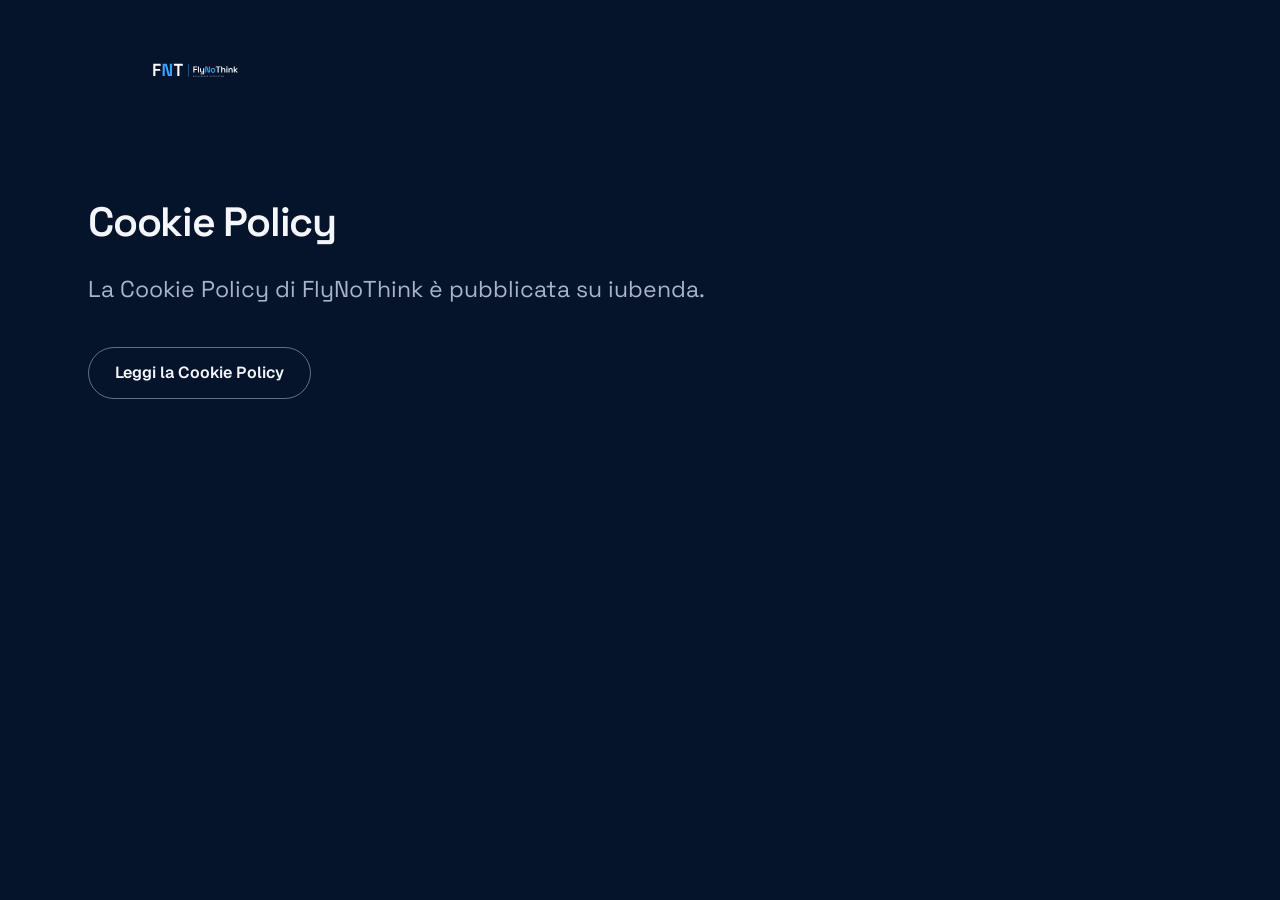
<file: public/cookie.html>
<!DOCTYPE html>
<html lang="it">
<head>
<meta charset="utf-8">
<meta name="viewport" content="width=device-width, initial-scale=1">
<title>FlyNoThink — Cookie Policy</title>
<meta name="robots" content="noindex, nofollow">
<meta name="theme-color" content="#05142B">
<link rel="icon" href="assets/icons/favicon.svg" type="image/svg+xml">
<link rel="stylesheet" href="assets/css/fnt4.css">
</head>
<body class="ty-page">
<main class="ty">
  <div class="wrap narrow">
    <a class="brand ty-brand" href="index.html"><img class="brand-logo" src="assets/brand/fnt-orizzontale-negativo.svg" alt="FNT FlyNoThink"></a>
    <h1 class="h-lg">Cookie Policy</h1>
    <p class="lead">La Cookie Policy di FlyNoThink è pubblicata su iubenda.</p>
    <a class="btn btn-ghost ty-back" href="https://www.iubenda.com/privacy-policy/66588632/cookie-policy" rel="noopener">Leggi la Cookie Policy</a>
  </div>
</main>
</body>
</html>
</file>
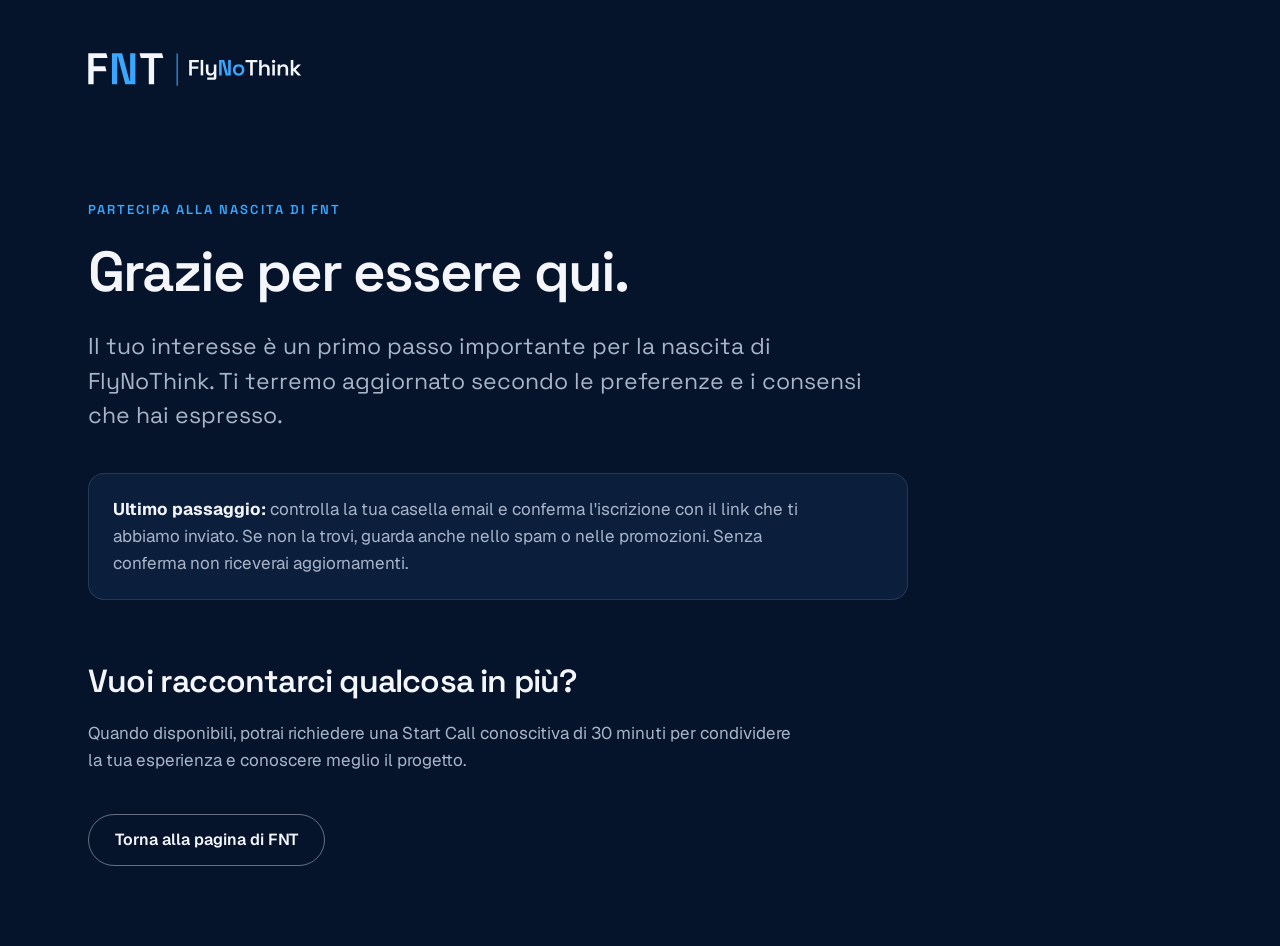
<file: public/grazie.html>
<!DOCTYPE html>
<html lang="it">
<head>
<meta charset="utf-8">
<meta name="viewport" content="width=device-width, initial-scale=1">
<title>FlyNoThink — Grazie per essere qui</title>
<!-- Pagina di conferma: non va mai indicizzata, nemmeno dopo la pubblicazione. -->
<meta name="robots" content="noindex, nofollow">
<meta name="theme-color" content="#05142B">
<link rel="icon" href="assets/icons/favicon.svg" type="image/svg+xml">
<link rel="apple-touch-icon" href="assets/icons/apple-touch-icon.png">
<link rel="preload" href="assets/fonts/space-grotesk-latin-wght-normal.woff2" as="font" type="font/woff2" crossorigin>
<link rel="stylesheet" href="assets/css/fnt4.css">
</head>
<body class="ty-page">
<svg width="0" height="0" style="position:absolute" aria-hidden="true" focusable="false">
  <defs><g id='lg-h' transform='translate(60,60)'><path d='M11.04,150.00 L11.04,38.00 L76.16,38.00 L80.80,55.44 L30.40,55.44 L30.40,85.04 L72.16,85.04 L76.80,102.64 L30.40,102.64 L30.40,150.00 Z' class='lg-i'/><path d='M96.64000000000001 150.0V38.0H133.44L159.84 137.04H162.4V38.0H181.44V150.0H144.8L118.4 50.959999999999994H115.68V150.0Z' class='lg-b'/><path d='M229.92,150.00 L229.92,55.44 L201.12,55.44 L196.48,38.00 L277.92,38.00 L282.56,55.44 L249.12,55.44 L249.12,150.00 Z' class='lg-i'/><rect x='330.56' y='38' width='4' height='118' rx='2' class='lg-b'/><path d='M376.08 118.0V62.0H410.96V70.72H385.76V85.52H408.96V94.32H385.76V118.0Z' class='lg-i'/><path d='M417.59999999999997 118.0V62.0H426.8V118.0Z' class='lg-i'/><path d='M441.28 134.0V126.0H463.11999999999995Q465.35999999999996 126.0 465.35999999999996 123.6V112.56H463.99999999999994Q463.35999999999996 114.0 461.91999999999996 115.4Q460.47999999999996 116.8 458.0799999999999 117.72Q455.67999999999995 118.64 451.99999999999994 118.64Q447.43999999999994 118.64 443.91999999999996 116.6Q440.4 114.56 438.47999999999996 110.84Q436.55999999999995 107.12 436.55999999999995 102.16V78.47999999999999H445.67999999999995V101.44Q445.67999999999995 106.24 448.03999999999996 108.56Q450.4 110.88 454.71999999999997 110.88Q459.59999999999997 110.88 462.43999999999994 107.68Q465.28 104.48 465.28 98.48V78.47999999999999H474.4V125.52Q474.4 129.44 472.15999999999997 131.72Q469.91999999999996 134.0 466.08 134.0Z' class='lg-i'/><path d='M484.15999999999997 118.0V62.0H502.56L515.76 111.52H517.04V62.0H526.56V118.0H508.24L495.03999999999996 68.47999999999999H493.68V118.0Z' class='lg-b'/><path d='M555.04 119.12Q549.12 119.12 544.44 116.68Q539.76 114.24 537.0799999999999 109.72Q534.4 105.2 534.4 98.88V97.6Q534.4 91.28 537.0799999999999 86.72Q539.76 82.16 544.44 79.75999999999999Q549.12 77.36 555.04 77.36Q560.96 77.36 565.6 79.75999999999999Q570.24 82.16 572.9200000000001 86.72Q575.6 91.28 575.6 97.6V98.88Q575.6 105.2 572.9200000000001 109.72Q570.24 114.24 565.6 116.68Q560.96 119.12 555.04 119.12ZM555.04 110.96Q560.08 110.96 563.28 107.72Q566.48 104.48 566.48 98.64V97.84Q566.48 92.0 563.28 88.75999999999999Q560.08 85.52 555.04 85.52Q550.0 85.52 546.8 88.75999999999999Q543.6 92.0 543.6 97.84V98.64Q543.6 104.48 546.8 107.72Q550.0 110.96 555.04 110.96Z' class='lg-b'/><path d='M596.6400000000001 118.0V70.72H579.9200000000001V62.0H622.96V70.72H606.2400000000001V118.0Z' class='lg-i'/><path d='M629.2000000000002 118.0V62.0H638.4000000000001V83.68H639.7600000000001Q640.4000000000001 82.32 641.8400000000001 80.96Q643.2800000000001 79.6 645.6400000000001 78.72Q648.0000000000001 77.84 651.6000000000001 77.84Q656.1600000000001 77.84 659.6800000000001 79.88Q663.2000000000002 81.92 665.1600000000001 85.6Q667.1200000000001 89.28 667.1200000000001 94.32V118.0H657.9200000000001V95.03999999999999Q657.9200000000001 90.24 655.5600000000002 87.88Q653.2000000000002 85.52 648.8800000000001 85.52Q644.0000000000001 85.52 641.2 88.75999999999999Q638.4000000000001 92.0 638.4000000000001 98.0V118.0Z' class='lg-i'/><path d='M676.8000000000002 118.0V78.47999999999999H686.0000000000001V118.0ZM681.3600000000001 73.44Q678.8800000000001 73.44 677.0800000000002 71.8Q675.2800000000002 70.16 675.2800000000002 67.44Q675.2800000000002 64.72 677.0800000000002 63.08Q678.8800000000001 61.44 681.3600000000001 61.44Q684.0000000000001 61.44 685.7200000000001 63.08Q687.4400000000002 64.72 687.4400000000002 67.44Q687.4400000000002 70.16 685.7200000000001 71.8Q684.0000000000001 73.44 681.3600000000001 73.44Z' class='lg-i'/><path d='M696.0800000000002 118.0V78.47999999999999H705.1200000000001V84.0H706.4800000000001Q707.5200000000001 81.75999999999999 710.2400000000001 79.75999999999999Q712.9600000000002 77.75999999999999 718.4800000000001 77.75999999999999Q723.0400000000001 77.75999999999999 726.5600000000002 79.84Q730.0800000000002 81.92 732.0400000000002 85.6Q734.0000000000001 89.28 734.0000000000001 94.32V118.0H724.8000000000002V95.03999999999999Q724.8000000000002 90.24 722.4400000000002 87.88Q720.0800000000002 85.52 715.7600000000001 85.52Q710.8800000000001 85.52 708.0800000000002 88.75999999999999Q705.2800000000001 92.0 705.2800000000001 98.0V118.0Z' class='lg-i'/><path d='M743.6800000000002 118.0V62.0H752.8800000000001V93.44H754.2400000000001L768.4800000000001 78.47999999999999H780.5600000000002L761.4400000000002 97.6L781.2000000000002 118.0H769.2800000000002L754.2400000000001 101.92H752.8800000000001V118.0Z' class='lg-i'/><path d='M377.396 158.217Q376.249 158.217 375.34225000000004 157.71325000000002Q374.4355 157.2095 373.90075 156.24075Q373.366 155.272 373.366 153.8615V151.2885Q373.366 149.1805 374.544 148.05675Q375.722 146.933 377.706 146.933Q379.69 146.933 380.7595 147.99475Q381.829 149.0565 381.829 150.8545V150.9165H380.0V150.7925Q380.0 150.1725 379.752 149.6765Q379.504 149.1805 378.9925 148.89375Q378.481 148.607 377.706 148.607Q376.559 148.607 375.90025 149.31225Q375.2415 150.0175 375.2415 151.2575V153.8925Q375.2415 155.117 375.90025 155.84550000000002Q376.559 156.574 377.737 156.574Q378.915 156.574 379.4575 155.9385Q380.0 155.303 380.0 154.311V154.125H377.2565V152.544H381.829V158.0H380.124V156.9305H379.8605Q379.7365 157.2095 379.47299999999996 157.51175Q379.2095 157.814 378.72125 158.0155Q378.233 158.217 377.396 158.217Z' class='lg-t'/><path d='M392.989 158.217Q390.974 158.217 389.77275 157.09325Q388.57149999999996 155.9695 388.57149999999996 153.8615V151.2885Q388.57149999999996 149.1805 389.77275 148.05675Q390.974 146.933 392.989 146.933Q395.0195 146.933 396.21299999999997 148.05675Q397.4065 149.1805 397.4065 151.2885V153.8615Q397.4065 155.9695 396.21299999999997 157.09325Q395.0195 158.217 392.989 158.217ZM392.989 156.543Q394.198 156.543 394.87225 155.83775Q395.5465 155.1325 395.5465 153.9235V151.2265Q395.5465 150.0175 394.87225 149.31225Q394.198 148.607 392.989 148.607Q391.79549999999995 148.607 391.12125 149.31225Q390.447 150.0175 390.447 151.2265V153.9235Q390.447 155.1325 391.12125 155.83775Q391.79549999999995 156.543 392.989 156.543Z' class='lg-t'/><path d='M403.48249999999996 158.0 406.45849999999996 147.15H409.698L412.674 158.0H410.75199999999995L410.10099999999994 155.52H406.05549999999994L405.4045 158.0ZM406.48949999999996 153.815H409.667L408.21 148.3125H407.94649999999996Z' class='lg-t'/><path d='M419.01349999999996 158.0V147.15H420.88899999999995V156.3105H425.97299999999996V158.0Z' class='lg-t'/><path d='M432.39 158.0V147.15H434.2655V151.5675H434.529L438.311 147.15H440.71349999999995L435.986 152.4975L440.8685 158.0H438.404L434.529 153.4895H434.2655V158.0Z' class='lg-t'/><path d='M446.991 158.0V147.15H453.904V148.8395H448.8665V151.6915H453.46999999999997V153.381H448.8665V156.3105H453.9815V158.0Z' class='lg-t'/><path d='M460.56899999999996 158.0V147.15H467.48199999999997V148.8395H462.44449999999995V151.6915H467.04799999999994V153.381H462.44449999999995V156.3105H467.55949999999996V158.0Z' class='lg-t'/><path d='M474.14699999999993 158.0V147.15H478.53349999999995Q479.5564999999999 147.15 480.3314999999999 147.553Q481.1064999999999 147.956 481.5559999999999 148.69225Q482.0054999999999 149.42849999999999 482.0054999999999 150.436V150.653Q482.0054999999999 151.645 481.54824999999994 152.389Q481.09099999999995 153.133 480.30824999999993 153.536Q479.5254999999999 153.939 478.53349999999995 153.939H476.0224999999999V158.0ZM476.0224999999999 152.2495H478.3474999999999Q479.15349999999995 152.2495 479.64174999999994 151.8155Q480.12999999999994 151.3815 480.12999999999994 150.622V150.467Q480.12999999999994 149.7075 479.64949999999993 149.2735Q479.1689999999999 148.8395 478.3474999999999 148.8395H476.0224999999999Z' class='lg-t'/><path d='M488.4534999999999 158.0V147.15H495.3664999999999V148.8395H490.3289999999999V151.6915H494.9324999999999V153.381H490.3289999999999V156.3105H495.4439999999999V158.0Z' class='lg-t'/><path d='M502.0314999999999 158.0V147.15H506.6659999999999Q507.68899999999985 147.15 508.44849999999985 147.50650000000002Q509.20799999999986 147.863 509.63424999999984 148.50625Q510.0604999999999 149.1495 510.0604999999999 150.0485V150.219Q510.0604999999999 151.2265 509.57999999999987 151.831Q509.09949999999986 152.4355 508.41749999999985 152.7145V152.9625Q509.0219999999999 152.9935 509.3707499999999 153.381Q509.71949999999987 153.7685 509.71949999999987 154.4195V158.0H507.85949999999985V154.683Q507.85949999999985 154.2955 507.65024999999986 154.05525Q507.44099999999986 153.815 506.9759999999999 153.815H503.90699999999987V158.0ZM503.90699999999987 152.1255H506.47999999999985Q507.2859999999999 152.1255 507.7432499999999 151.69925Q508.20049999999986 151.273 508.20049999999986 150.56V150.4205Q508.20049999999986 149.692 507.75099999999986 149.26575Q507.30149999999986 148.8395 506.47999999999985 148.8395H503.90699999999987Z' class='lg-t'/><path d='M525.6999999999998 158.0V147.15H532.6129999999998V148.8395H527.5754999999999V151.6915H532.1789999999999V153.381H527.5754999999999V156.3105H532.6904999999998V158.0Z' class='lg-t'/><path d='M543.3544999999998 158.217Q541.3704999999999 158.217 540.1924999999999 157.09325Q539.0144999999999 155.9695 539.0144999999999 153.8615V151.2885Q539.0144999999999 149.1805 540.1924999999999 148.05675Q541.3704999999999 146.933 543.3544999999998 146.933Q545.3384999999998 146.933 546.4157499999999 148.018Q547.4929999999998 149.103 547.4929999999998 150.994V151.087H545.6639999999999V150.9475Q545.6639999999999 149.9245 545.0982499999998 149.26575Q544.5324999999998 148.607 543.3544999999998 148.607Q542.2074999999999 148.607 541.5487499999999 149.31225Q540.8899999999999 150.0175 540.8899999999999 151.2575V153.8925Q540.8899999999999 155.117 541.5487499999999 155.82999999999998Q542.2074999999999 156.543 543.3544999999998 156.543Q544.5324999999998 156.543 545.0982499999998 155.88425Q545.6639999999999 155.2255 545.6639999999999 154.2025V153.939H547.4929999999998V154.156Q547.4929999999998 156.047 546.4157499999999 157.132Q545.3384999999998 158.217 543.3544999999998 158.217Z' class='lg-t'/><path d='M558.3584999999998 158.217Q556.3434999999998 158.217 555.1422499999999 157.09325Q553.9409999999999 155.9695 553.9409999999999 153.8615V151.2885Q553.9409999999999 149.1805 555.1422499999999 148.05675Q556.3434999999998 146.933 558.3584999999998 146.933Q560.3889999999999 146.933 561.5824999999999 148.05675Q562.7759999999998 149.1805 562.7759999999998 151.2885V153.8615Q562.7759999999998 155.9695 561.5824999999999 157.09325Q560.3889999999999 158.217 558.3584999999998 158.217ZM558.3584999999998 156.543Q559.5674999999999 156.543 560.2417499999999 155.83775Q560.9159999999998 155.1325 560.9159999999998 153.9235V151.2265Q560.9159999999998 150.0175 560.2417499999999 149.31225Q559.5674999999999 148.607 558.3584999999998 148.607Q557.1649999999998 148.607 556.4907499999999 149.31225Q555.8164999999999 150.0175 555.8164999999999 151.2265V153.9235Q555.8164999999999 155.1325 556.4907499999999 155.83775Q557.1649999999998 156.543 558.3584999999998 156.543Z' class='lg-t'/><path d='M573.3469999999999 158.217Q572.107 158.217 571.15375 157.77525Q570.2004999999999 157.3335 569.6579999999999 156.4965Q569.1154999999999 155.6595 569.1154999999999 154.4505V154.0475H570.9599999999999V154.4505Q570.9599999999999 155.52 571.6109999999999 156.04700000000003Q572.262 156.574 573.3469999999999 156.574Q574.4474999999999 156.574 575.0054999999999 156.1245Q575.5634999999999 155.675 575.5634999999999 154.962Q575.5634999999999 154.4815 575.3 154.17925000000002Q575.0364999999999 153.877 574.5327499999999 153.691Q574.0289999999999 153.505 573.3159999999999 153.3345L572.8509999999999 153.2415Q571.7814999999999 152.9935 570.99875 152.61375Q570.2159999999999 152.234 569.7974999999999 151.6295Q569.3789999999999 151.025 569.3789999999999 150.0485Q569.3789999999999 149.072 569.8439999999999 148.3745Q570.309 147.677 571.1614999999999 147.305Q572.0139999999999 146.933 573.161 146.933Q574.3079999999999 146.933 575.2069999999999 147.32049999999998Q576.1059999999999 147.708 576.6252499999998 148.483Q577.1444999999999 149.258 577.1444999999999 150.4205V150.932H575.3V150.4205Q575.3 149.754 575.0364999999999 149.351Q574.7729999999999 148.948 574.2924999999999 148.762Q573.8119999999999 148.576 573.161 148.576Q572.1999999999999 148.576 571.704 148.94799999999998Q571.208 149.32 571.208 150.002Q571.208 150.436 571.4327499999999 150.73825Q571.6574999999999 151.0405 572.09925 151.23425Q572.5409999999999 151.428 573.2074999999999 151.5675L573.6724999999999 151.676Q574.7884999999999 151.924 575.6254999999999 152.30375Q576.4624999999999 152.6835 576.9352499999999 153.30349999999999Q577.4079999999999 153.9235 577.4079999999999 154.9155Q577.4079999999999 155.892 576.9042499999999 156.636Q576.4005 157.38 575.4937499999999 157.7985Q574.5869999999999 158.217 573.3469999999999 158.217Z' class='lg-t'/><path d='M586.8009999999999 158.0V154.1715L583.0654999999999 147.15H585.1579999999999L587.607 151.9395H587.8704999999999L590.3195 147.15H592.3965L588.661 154.1715V158.0Z' class='lg-t'/><path d='M602.3164999999999 158.217Q601.0765 158.217 600.12325 157.77525Q599.17 157.3335 598.6274999999999 156.4965Q598.0849999999999 155.6595 598.0849999999999 154.4505V154.0475H599.9295V154.4505Q599.9295 155.52 600.5805 156.04700000000003Q601.2315 156.574 602.3164999999999 156.574Q603.4169999999999 156.574 603.9749999999999 156.1245Q604.5329999999999 155.675 604.5329999999999 154.962Q604.5329999999999 154.4815 604.2694999999999 154.17925000000002Q604.006 153.877 603.50225 153.691Q602.9984999999999 153.505 602.2855 153.3345L601.8204999999999 153.2415Q600.751 152.9935 599.9682499999999 152.61375Q599.1854999999999 152.234 598.7669999999999 151.6295Q598.3485 151.025 598.3485 150.0485Q598.3485 149.072 598.8135 148.3745Q599.2785 147.677 600.131 147.305Q600.9834999999999 146.933 602.1305 146.933Q603.2774999999999 146.933 604.1764999999999 147.32049999999998Q605.0754999999999 147.708 605.59475 148.483Q606.1139999999999 149.258 606.1139999999999 150.4205V150.932H604.2695V150.4205Q604.2695 149.754 604.006 149.351Q603.7425 148.948 603.262 148.762Q602.7814999999999 148.576 602.1305 148.576Q601.1695 148.576 600.6735 148.94799999999998Q600.1775 149.32 600.1775 150.002Q600.1775 150.436 600.40225 150.73825Q600.627 151.0405 601.0687499999999 151.23425Q601.5105 151.428 602.1769999999999 151.5675L602.6419999999999 151.676Q603.7579999999999 151.924 604.5949999999999 152.30375Q605.4319999999999 152.6835 605.9047499999999 153.30349999999999Q606.3774999999999 153.9235 606.3774999999999 154.9155Q606.3774999999999 155.892 605.87375 156.636Q605.37 157.38 604.46325 157.7985Q603.5564999999999 158.217 602.3164999999999 158.217Z' class='lg-t'/><path d='M615.5224999999999 158.0V148.8395H612.283V147.15H620.622V148.8395H617.3824999999999V158.0Z' class='lg-t'/><path d='M627.0389999999999 158.0V147.15H633.9519999999999V148.8395H628.9145V151.6915H633.5179999999999V153.381H628.9145V156.3105H634.0294999999999V158.0Z' class='lg-t'/><path d='M640.6169999999998 158.0V147.15H644.1044999999999L646.2124999999999 156.7445H646.4759999999999L648.5994999999999 147.15H652.0714999999999V158.0H650.2734999999999V148.4985H650.0099999999999L647.9019999999999 158.0H644.8019999999999L642.6939999999998 148.4985H642.4304999999999V158.0Z' class='lg-t'/></g><g id='lg-v' transform='translate(60,60)'><path d='M126.43,200.00 L126.43,53.00 L211.90,53.00 L218.00,75.89 L151.84,75.89 L151.84,114.74 L206.65,114.74 L212.75,137.84 L151.84,137.84 L151.84,200.00 Z' class='lg-i'/><path d='M238.785 200.0V53.0H287.085L321.735 182.99H325.09499999999997V53.0H350.085V200.0H301.995L267.34499999999997 70.00999999999999H263.775V200.0Z' class='lg-b'/><path d='M413.71,200.00 L413.71,75.89 L375.91,75.89 L369.82,53.00 L476.71,53.00 L482.80,75.89 L438.91,75.89 L438.91,200.00 Z' class='lg-i'/><path d='M84.52700000000002 300.0V239.8H122.02300000000002V249.174H94.93300000000002V265.084H119.87300000000002V274.544H94.93300000000002V300.0Z' class='lg-i'/><path d='M129.161 300.0V239.8H139.05100000000002V300.0Z' class='lg-i'/><path d='M154.61700000000002 317.2V308.6H178.095Q180.50300000000001 308.6 180.50300000000001 306.02V294.152H179.041Q178.353 295.7 176.805 297.205Q175.257 298.71 172.67700000000002 299.69899999999996Q170.097 300.688 166.14100000000002 300.688Q161.239 300.688 157.455 298.495Q153.67100000000002 296.302 151.60700000000003 292.303Q149.543 288.304 149.543 282.972V257.516H159.347V282.198Q159.347 287.358 161.88400000000001 289.852Q164.421 292.346 169.065 292.346Q174.311 292.346 177.364 288.906Q180.417 285.466 180.417 279.016V257.516H190.221V308.084Q190.221 312.298 187.813 314.749Q185.405 317.2 181.27700000000002 317.2Z' class='lg-i'/><path d='M200.713 300.0V239.8H220.493L234.683 293.034H236.059V239.8H246.293V300.0H226.599L212.409 246.76600000000002H210.947V300.0Z' class='lg-b'/><path d='M276.909 301.204Q270.545 301.204 265.514 298.581Q260.483 295.958 257.602 291.09900000000005Q254.721 286.24 254.721 279.446V278.07Q254.721 271.276 257.602 266.374Q260.483 261.472 265.514 258.892Q270.545 256.312 276.909 256.312Q283.273 256.312 288.261 258.892Q293.249 261.472 296.13 266.374Q299.011 271.276 299.011 278.07V279.446Q299.011 286.24 296.13 291.09900000000005Q293.249 295.958 288.261 298.581Q283.273 301.204 276.909 301.204ZM276.909 292.432Q282.327 292.432 285.767 288.949Q289.207 285.466 289.207 279.188V278.328Q289.207 272.05 285.767 268.567Q282.327 265.084 276.909 265.084Q271.491 265.084 268.051 268.567Q264.611 272.05 264.611 278.328V279.188Q264.611 285.466 268.051 288.949Q271.491 292.432 276.909 292.432Z' class='lg-b'/><path d='M321.629 300.0V249.174H303.655V239.8H349.923V249.174H331.949V300.0Z' class='lg-i'/><path d='M356.63100000000003 300.0V239.8H366.521V263.106H367.983Q368.671 261.644 370.219 260.182Q371.767 258.72 374.304 257.774Q376.841 256.828 380.711 256.828Q385.613 256.828 389.397 259.02099999999996Q393.181 261.214 395.288 265.16999999999996Q397.395 269.126 397.395 274.544V300.0H387.505V275.318Q387.505 270.158 384.96799999999996 267.621Q382.431 265.084 377.78700000000003 265.084Q372.541 265.084 369.531 268.567Q366.521 272.05 366.521 278.5V300.0Z' class='lg-i'/><path d='M407.80100000000004 300.0V257.516H417.69100000000003V300.0ZM412.70300000000003 252.098Q410.03700000000003 252.098 408.10200000000003 250.335Q406.16700000000003 248.572 406.16700000000003 245.648Q406.16700000000003 242.724 408.10200000000003 240.961Q410.03700000000003 239.198 412.70300000000003 239.198Q415.54100000000005 239.198 417.39000000000004 240.961Q419.23900000000003 242.724 419.23900000000003 245.648Q419.23900000000003 248.572 417.39000000000004 250.335Q415.54100000000005 252.098 412.70300000000003 252.098Z' class='lg-i'/><path d='M428.52700000000004 300.0V257.516H438.245V263.45H439.707Q440.82500000000005 261.04200000000003 443.749 258.89200000000005Q446.673 256.742 452.607 256.742Q457.509 256.742 461.293 258.978Q465.077 261.214 467.18399999999997 265.16999999999996Q469.291 269.126 469.291 274.544V300.0H459.401V275.318Q459.401 270.158 456.86400000000003 267.621Q454.327 265.084 449.683 265.084Q444.437 265.084 441.427 268.567Q438.41700000000003 272.05 438.41700000000003 278.5V300.0Z' class='lg-i'/><path d='M479.69700000000006 300.0V239.8H489.58700000000005V273.598H491.04900000000004L506.357 257.516H519.3430000000001L498.78900000000004 278.07L520.0310000000001 300.0H507.21700000000004L491.04900000000004 282.714H489.58700000000005V300.0Z' class='lg-i'/><path d='M151.42849999999999 358.238Q150.17049999999998 358.238 149.176 357.6855Q148.18149999999997 357.133 147.59499999999997 356.0705Q147.00849999999997 355.008 147.00849999999997 353.461V350.639Q147.00849999999997 348.327 148.30049999999997 347.09450000000004Q149.59249999999997 345.862 151.7685 345.862Q153.94449999999998 345.862 155.11749999999998 347.0265Q156.29049999999998 348.191 156.29049999999998 350.163V350.231H154.28449999999998V350.095Q154.28449999999998 349.415 154.0125 348.871Q153.7405 348.327 153.1795 348.0125Q152.61849999999998 347.698 151.7685 347.698Q150.51049999999998 347.698 149.78799999999998 348.4715Q149.0655 349.245 149.0655 350.605V353.495Q149.0655 354.838 149.78799999999998 355.637Q150.51049999999998 356.436 151.80249999999998 356.436Q153.09449999999998 356.436 153.68949999999998 355.739Q154.28449999999998 355.042 154.28449999999998 353.954V353.75H151.2755V352.016H156.29049999999998V358.0H154.42049999999998V356.827H154.1315Q153.9955 357.133 153.7065 357.4645Q153.4175 357.796 152.882 358.017Q152.3465 358.238 151.42849999999999 358.238Z' class='lg-t'/><path d='M168.5305 358.238Q166.32049999999998 358.238 165.003 357.0055Q163.68549999999996 355.773 163.68549999999996 353.461V350.639Q163.68549999999996 348.327 165.003 347.09450000000004Q166.32049999999998 345.862 168.5305 345.862Q170.75749999999996 345.862 172.06649999999996 347.09450000000004Q173.3755 348.327 173.3755 350.639V353.461Q173.3755 355.773 172.06649999999996 357.0055Q170.75749999999996 358.238 168.5305 358.238ZM168.5305 356.402Q169.85649999999998 356.402 170.59599999999998 355.62850000000003Q171.33549999999997 354.855 171.33549999999997 353.529V350.571Q171.33549999999997 349.245 170.59599999999998 348.4715Q169.85649999999998 347.698 168.5305 347.698Q167.22149999999996 347.698 166.48199999999997 348.4715Q165.74249999999998 349.245 165.74249999999998 350.571V353.529Q165.74249999999998 354.855 166.48199999999997 355.62850000000003Q167.22149999999996 356.402 168.5305 356.402Z' class='lg-t'/><path d='M180.03949999999998 358.0 183.30349999999999 346.1H186.85649999999998L190.12049999999996 358.0H188.01249999999996L187.29849999999996 355.28H182.86149999999998L182.14749999999998 358.0ZM183.33749999999998 353.41H186.82249999999996L185.22449999999998 347.375H184.93549999999996Z' class='lg-t'/><path d='M197.07349999999997 358.0V346.1H199.13049999999996V356.147H204.70649999999998V358.0Z' class='lg-t'/><path d='M211.74449999999996 358.0V346.1H213.80149999999995V350.945H214.09049999999996L218.23849999999996 346.1H220.87349999999995L215.68849999999995 351.965L221.04349999999997 358.0H218.34049999999996L214.09049999999996 353.053H213.80149999999995V358.0Z' class='lg-t'/><path d='M227.75849999999997 358.0V346.1H235.34049999999996V347.953H229.81549999999996V351.081H234.86449999999996V352.934H229.81549999999996V356.147H235.42549999999997V358.0Z' class='lg-t'/><path d='M242.65049999999997 358.0V346.1H250.23249999999996V347.953H244.70749999999995V351.081H249.75649999999996V352.934H244.70749999999995V356.147H250.31749999999997V358.0Z' class='lg-t'/><path d='M257.54249999999996 358.0V346.1H262.35349999999994Q263.47549999999995 346.1 264.3254999999999 346.54200000000003Q265.17549999999994 346.984 265.66849999999994 347.7915Q266.16149999999993 348.599 266.16149999999993 349.704V349.942Q266.16149999999993 351.03 265.65999999999997 351.846Q265.15849999999995 352.662 264.29999999999995 353.104Q263.44149999999996 353.546 262.35349999999994 353.546H259.5995V358.0ZM259.5995 351.693H262.14949999999993Q263.03349999999995 351.693 263.56899999999996 351.217Q264.1045 350.741 264.1045 349.908V349.738Q264.1045 348.905 263.5775 348.429Q263.05049999999994 347.953 262.14949999999993 347.953H259.5995Z' class='lg-t'/><path d='M273.23349999999994 358.0V346.1H280.81549999999993V347.953H275.29049999999995V351.081H280.33949999999993V352.934H275.29049999999995V356.147H280.9004999999999V358.0Z' class='lg-t'/><path d='M288.12549999999993 358.0V346.1H293.20849999999996Q294.3304999999999 346.1 295.1634999999999 346.491Q295.9964999999999 346.882 296.46399999999994 347.5875Q296.9314999999999 348.293 296.9314999999999 349.279V349.466Q296.9314999999999 350.571 296.4044999999999 351.23400000000004Q295.87749999999994 351.897 295.12949999999995 352.203V352.475Q295.7924999999999 352.509 296.17499999999995 352.93399999999997Q296.55749999999995 353.359 296.55749999999995 354.073V358.0H294.5174999999999V354.362Q294.5174999999999 353.937 294.2879999999999 353.6735Q294.0584999999999 353.41 293.54849999999993 353.41H290.18249999999995V358.0ZM290.18249999999995 351.557H293.00449999999995Q293.8884999999999 351.557 294.38999999999993 351.08950000000004Q294.89149999999995 350.622 294.89149999999995 349.84V349.687Q294.89149999999995 348.888 294.3984999999999 348.42049999999995Q293.9054999999999 347.953 293.00449999999995 347.953H290.18249999999995Z' class='lg-t'/><path d='M314.08449999999993 358.0V346.1H321.6664999999999V347.953H316.14149999999995V351.081H321.19049999999993V352.934H316.14149999999995V356.147H321.7514999999999V358.0Z' class='lg-t'/><path d='M333.44749999999993 358.238Q331.27149999999995 358.238 329.9794999999999 357.0055Q328.68749999999994 355.773 328.68749999999994 353.461V350.639Q328.68749999999994 348.327 329.9794999999999 347.09450000000004Q331.27149999999995 345.862 333.44749999999993 345.862Q335.6234999999999 345.862 336.80499999999995 347.052Q337.9864999999999 348.242 337.9864999999999 350.316V350.418H335.98049999999995V350.265Q335.98049999999995 349.143 335.3599999999999 348.42049999999995Q334.7394999999999 347.698 333.44749999999993 347.698Q332.18949999999995 347.698 331.4669999999999 348.4715Q330.7444999999999 349.245 330.7444999999999 350.605V353.495Q330.7444999999999 354.838 331.4669999999999 355.62Q332.18949999999995 356.402 333.44749999999993 356.402Q334.7394999999999 356.402 335.3599999999999 355.67949999999996Q335.98049999999995 354.957 335.98049999999995 353.835V353.546H337.9864999999999V353.784Q337.9864999999999 355.858 336.80499999999995 357.048Q335.6234999999999 358.238 333.44749999999993 358.238Z' class='lg-t'/><path d='M349.9034999999999 358.238Q347.6934999999999 358.238 346.3759999999999 357.0055Q345.0584999999999 355.773 345.0584999999999 353.461V350.639Q345.0584999999999 348.327 346.3759999999999 347.09450000000004Q347.6934999999999 345.862 349.9034999999999 345.862Q352.1304999999999 345.862 353.43949999999995 347.09450000000004Q354.7484999999999 348.327 354.7484999999999 350.639V353.461Q354.7484999999999 355.773 353.43949999999995 357.0055Q352.1304999999999 358.238 349.9034999999999 358.238ZM349.9034999999999 356.402Q351.2294999999999 356.402 351.96899999999994 355.62850000000003Q352.7084999999999 354.855 352.7084999999999 353.529V350.571Q352.7084999999999 349.245 351.96899999999994 348.4715Q351.2294999999999 347.698 349.9034999999999 347.698Q348.5944999999999 347.698 347.8549999999999 348.4715Q347.1154999999999 349.245 347.1154999999999 350.571V353.529Q347.1154999999999 354.855 347.8549999999999 355.62850000000003Q348.5944999999999 356.402 349.9034999999999 356.402Z' class='lg-t'/><path d='M366.3424999999999 358.238Q364.98249999999996 358.238 363.93699999999995 357.75350000000003Q362.89149999999995 357.269 362.2964999999999 356.351Q361.70149999999995 355.433 361.70149999999995 354.107V353.665H363.7244999999999V354.107Q363.7244999999999 355.28 364.4384999999999 355.85799999999995Q365.1524999999999 356.436 366.3424999999999 356.436Q367.5494999999999 356.436 368.16149999999993 355.943Q368.77349999999996 355.45 368.77349999999996 354.668Q368.77349999999996 354.141 368.4844999999999 353.8095Q368.1954999999999 353.478 367.6429999999999 353.274Q367.0904999999999 353.07 366.3084999999999 352.883L365.79849999999993 352.781Q364.62549999999993 352.509 363.76699999999994 352.0925Q362.90849999999995 351.676 362.44949999999994 351.01300000000003Q361.99049999999994 350.35 361.99049999999994 349.279Q361.99049999999994 348.20799999999997 362.50049999999993 347.443Q363.0104999999999 346.678 363.9454999999999 346.27Q364.8804999999999 345.862 366.1384999999999 345.862Q367.39649999999995 345.862 368.38249999999994 346.28700000000003Q369.3684999999999 346.712 369.93799999999993 347.562Q370.50749999999994 348.412 370.50749999999994 349.687V350.248H368.4844999999999V349.687Q368.4844999999999 348.956 368.1954999999999 348.514Q367.90649999999994 348.072 367.3794999999999 347.868Q366.8524999999999 347.664 366.1384999999999 347.664Q365.08449999999993 347.664 364.54049999999995 348.072Q363.9964999999999 348.48 363.9964999999999 349.228Q363.9964999999999 349.704 364.24299999999994 350.0355Q364.4894999999999 350.367 364.97399999999993 350.5795Q365.45849999999996 350.792 366.18949999999995 350.945L366.69949999999994 351.064Q367.92349999999993 351.336 368.84149999999994 351.7525Q369.75949999999995 352.169 370.2779999999999 352.849Q370.7964999999999 353.529 370.7964999999999 354.617Q370.7964999999999 355.688 370.2439999999999 356.504Q369.6914999999999 357.32 368.6969999999999 357.779Q367.70249999999993 358.238 366.3424999999999 358.238Z' class='lg-t'/><path d='M381.09849999999994 358.0V353.801L377.00149999999996 346.1H379.2964999999999L381.98249999999996 351.353H382.27149999999995L384.9574999999999 346.1H387.23549999999994L383.13849999999996 353.801V358.0Z' class='lg-t'/><path d='M398.11549999999994 358.238Q396.7555 358.238 395.71 357.75350000000003Q394.6645 357.269 394.06949999999995 356.351Q393.4745 355.433 393.4745 354.107V353.665H395.49749999999995V354.107Q395.49749999999995 355.28 396.21149999999994 355.85799999999995Q396.92549999999994 356.436 398.11549999999994 356.436Q399.32249999999993 356.436 399.93449999999996 355.943Q400.5465 355.45 400.5465 354.668Q400.5465 354.141 400.25749999999994 353.8095Q399.96849999999995 353.478 399.41599999999994 353.274Q398.86349999999993 353.07 398.08149999999995 352.883L397.57149999999996 352.781Q396.39849999999996 352.509 395.53999999999996 352.0925Q394.68149999999997 351.676 394.22249999999997 351.01300000000003Q393.76349999999996 350.35 393.76349999999996 349.279Q393.76349999999996 348.20799999999997 394.27349999999996 347.443Q394.78349999999995 346.678 395.71849999999995 346.27Q396.65349999999995 345.862 397.91149999999993 345.862Q399.16949999999997 345.862 400.15549999999996 346.28700000000003Q401.14149999999995 346.712 401.71099999999996 347.562Q402.28049999999996 348.412 402.28049999999996 349.687V350.248H400.25749999999994V349.687Q400.25749999999994 348.956 399.96849999999995 348.514Q399.67949999999996 348.072 399.1524999999999 347.868Q398.62549999999993 347.664 397.91149999999993 347.664Q396.85749999999996 347.664 396.3135 348.072Q395.76949999999994 348.48 395.76949999999994 349.228Q395.76949999999994 349.704 396.01599999999996 350.0355Q396.26249999999993 350.367 396.74699999999996 350.5795Q397.2315 350.792 397.9625 350.945L398.47249999999997 351.064Q399.69649999999996 351.336 400.61449999999996 351.7525Q401.53249999999997 352.169 402.05099999999993 352.849Q402.56949999999995 353.529 402.56949999999995 354.617Q402.56949999999995 355.688 402.01699999999994 356.504Q401.46449999999993 357.32 400.4699999999999 357.779Q399.47549999999995 358.238 398.11549999999994 358.238Z' class='lg-t'/><path d='M412.5995 358.0V347.953H409.0465V346.1H418.1925V347.953H414.6395V358.0Z' class='lg-t'/><path d='M425.23049999999995 358.0V346.1H432.81249999999994V347.953H427.28749999999997V351.081H432.33649999999994V352.934H427.28749999999997V356.147H432.8974999999999V358.0Z' class='lg-t'/><path d='M440.12249999999995 358.0V346.1H443.94749999999993L446.25949999999995 356.623H446.54849999999993L448.87749999999994 346.1H452.68549999999993V358.0H450.71349999999995V347.579H450.42449999999997L448.11249999999995 358.0H444.7124999999999L442.40049999999997 347.579H442.1114999999999V358.0Z' class='lg-t'/></g></defs>
  <symbol id="fnt-logo-h" viewBox="70 97 773 123"><use href="#lg-h"/></symbol>
  <symbol id="fnt-logo-v" viewBox="143 112 438 308"><use href="#lg-v"/></symbol>
  <symbol id="fnt-sigla" viewBox="70 97 273 114"><use href="#lg-h"/></symbol>
</svg>
<main class="ty">
  <div class="wrap narrow">
    <a class="brand ty-brand" href="index.html" aria-label="FlyNoThink, torna alla pagina principale">
      <svg class="brand-logo" viewBox="70 97 773 123" aria-hidden="true"><use href="#lg-h"/></svg>
    </a>
    <p class="eyebrow eyebrow-light">Partecipa alla nascita di FNT</p>
    <h1 class="h-xl">Grazie per essere qui.</h1>
    <p class="lead">Il tuo interesse è un primo passo importante per la nascita di FlyNoThink. Ti terremo aggiornato secondo le preferenze e i consensi che hai espresso.</p>
    <div class="ty-box">
      <p class="ty-step"><strong>Ultimo passaggio:</strong> controlla la tua casella email e conferma l'iscrizione con il link che ti abbiamo inviato. Se non la trovi, guarda anche nello spam o nelle promozioni. Senza conferma non riceverai aggiornamenti.</p>
    </div>
    <h2 class="ty-h2">Vuoi raccontarci qualcosa in più?</h2>
    <p class="ty-p">Quando disponibili, potrai richiedere una Start Call conoscitiva di 30 minuti per condividere la tua esperienza e conoscere meglio il progetto.</p>
    <a class="btn btn-ghost ty-back" href="index.html">Torna alla pagina di FNT</a>
  </div>
</main>
</body>
</html>
</file>
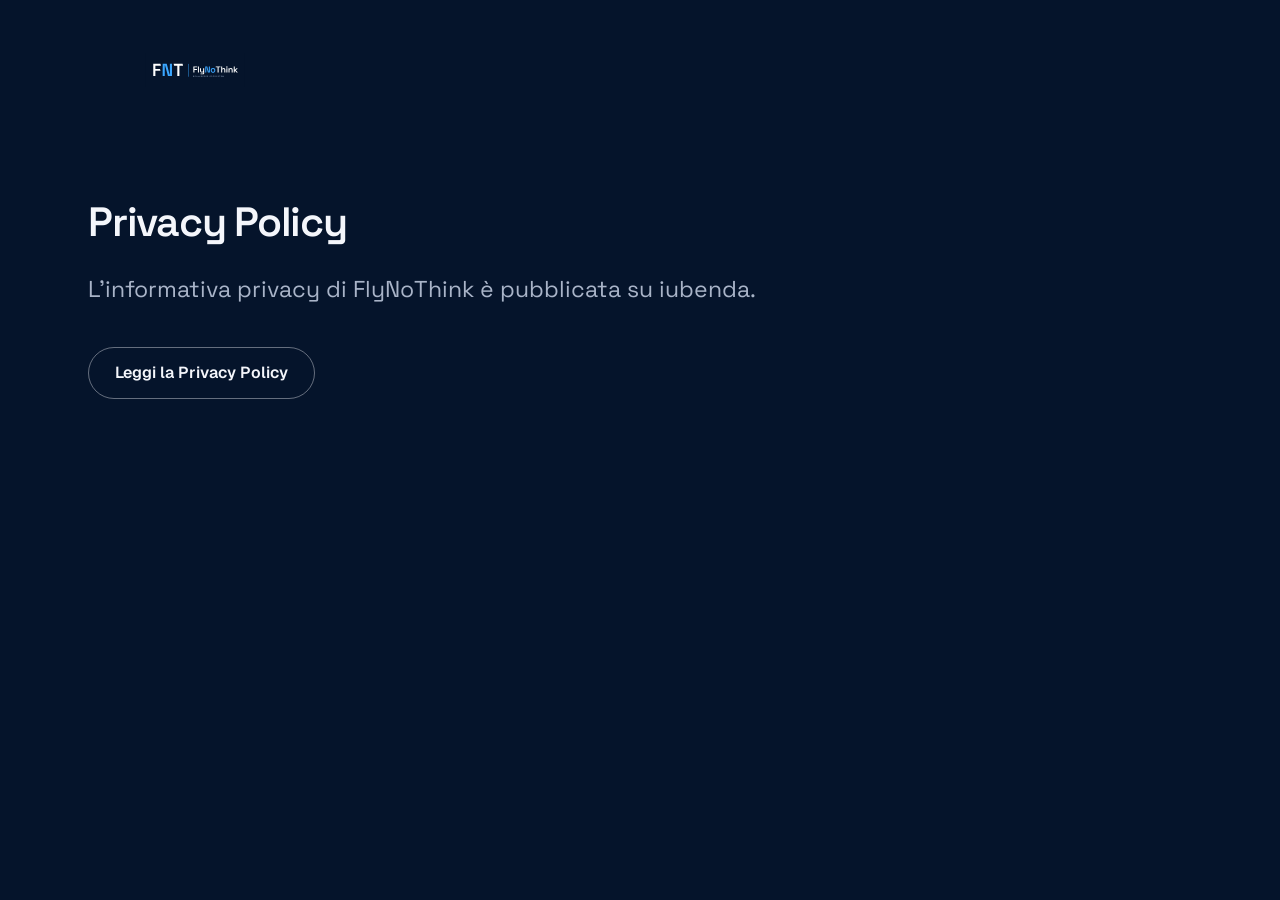
<file: public/privacy.html>
<!DOCTYPE html>
<html lang="it">
<head>
<meta charset="utf-8">
<meta name="viewport" content="width=device-width, initial-scale=1">
<title>FlyNoThink — Privacy Policy</title>
<meta name="robots" content="noindex, nofollow">
<meta name="theme-color" content="#05142B">
<link rel="icon" href="assets/icons/favicon.svg" type="image/svg+xml">
<link rel="stylesheet" href="assets/css/fnt4.css">
</head>
<body class="ty-page">
<main class="ty">
  <div class="wrap narrow">
    <a class="brand ty-brand" href="index.html"><img class="brand-logo" src="assets/brand/fnt-orizzontale-negativo.svg" alt="FNT FlyNoThink"></a>
    <h1 class="h-lg">Privacy Policy</h1>
    <p class="lead">L'informativa privacy di FlyNoThink è pubblicata su iubenda.</p>
    <a class="btn btn-ghost ty-back" href="https://www.iubenda.com/privacy-policy/66588632" rel="noopener">Leggi la Privacy Policy</a>
  </div>
</main>
</body>
</html>
</file>
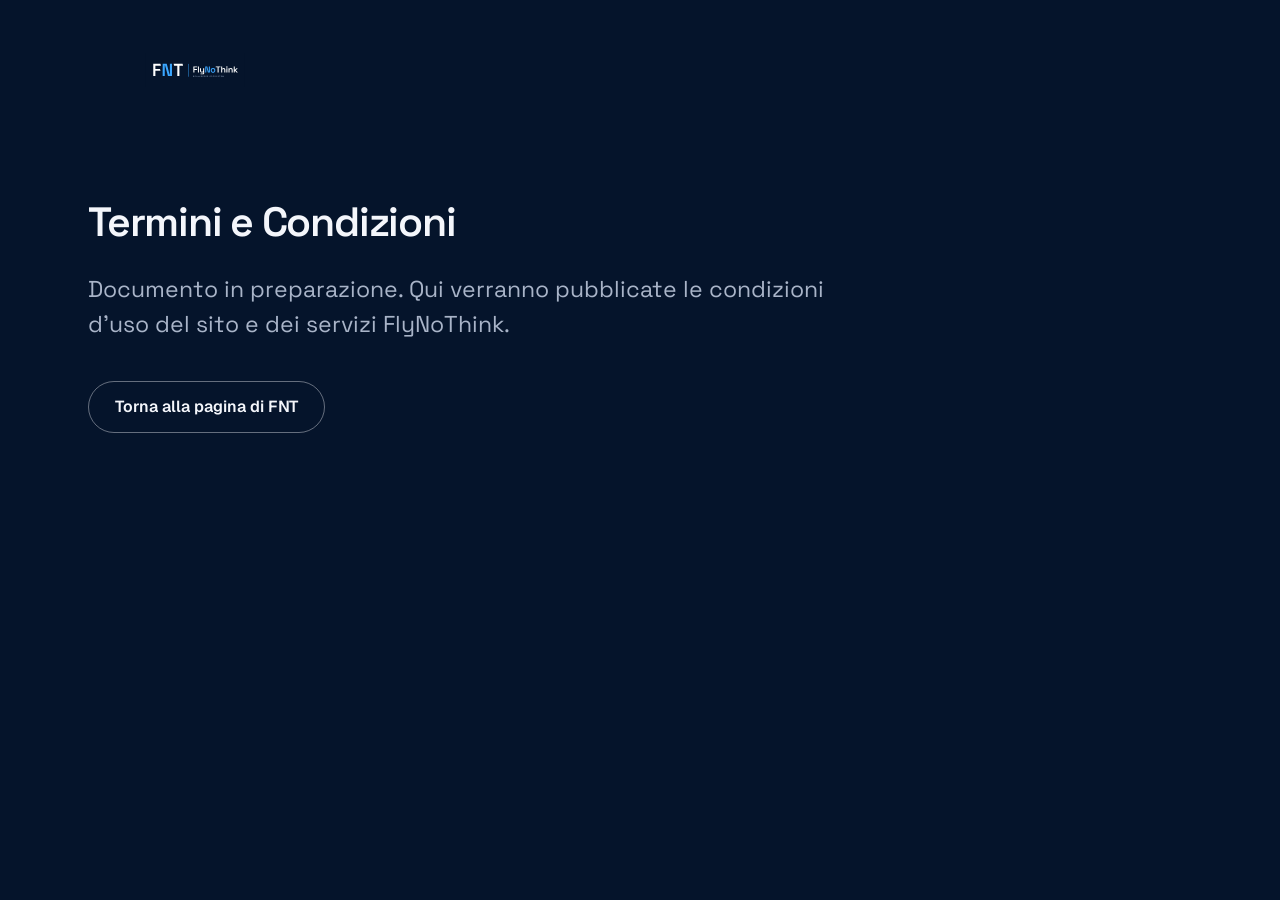
<file: public/termini.html>
<!DOCTYPE html>
<html lang="it">
<head>
<meta charset="utf-8">
<meta name="viewport" content="width=device-width, initial-scale=1">
<title>FlyNoThink — Termini e Condizioni</title>
<meta name="robots" content="noindex, nofollow">
<meta name="theme-color" content="#05142B">
<link rel="icon" href="assets/icons/favicon.svg" type="image/svg+xml">
<link rel="stylesheet" href="assets/css/fnt4.css">
</head>
<body class="ty-page">
<main class="ty">
  <div class="wrap narrow">
    <a class="brand ty-brand" href="index.html"><img class="brand-logo" src="assets/brand/fnt-orizzontale-negativo.svg" alt="FNT FlyNoThink"></a>
    <h1 class="h-lg">Termini e Condizioni</h1>
    <p class="lead">Documento in preparazione. Qui verranno pubblicate le condizioni d'uso del sito e dei servizi FlyNoThink.</p>
    <a class="btn btn-ghost ty-back" href="index.html">Torna alla pagina di FNT</a>
  </div>
</main>
</body>
</html>
</file>
<file: public/assets/css/fnt4.css>
/* FlyNoThink 4.0 · landing pre-lancio · un solo foglio di stile, mobile-first */

@font-face{font-family:"Geist";src:url("../fonts/geist-latin-wght-normal.woff2") format("woff2");font-weight:100 900;font-style:normal;font-display:swap}
@font-face{font-family:"Space Grotesk";src:url("../fonts/space-grotesk-latin-wght-normal.woff2") format("woff2");font-weight:300 700;font-style:normal;font-display:swap}

:root{
  --ink:#05142B; --ink-2:#0B1F3D; --ink-line:rgba(226,232,255,.12);
  --paper:#F4F6FB; --mist:#E8ECF5; --line:rgba(11,16,32,.12);
  --text:#0B1020; --muted:#4A5468;
  --on-ink:#F4F6FB; --on-ink-muted:#A9B4C8;
  --blue:#3AA6FF; --blue-ink:#0A67C2; --blue-soft:#3AA6FF; --blue-deep:#3AA6FF; --on-blue:#05142B;
  --radius:18px; --wrap:1200px; --gutter:clamp(20px,5vw,48px);
  --sec:clamp(72px,9vw,124px);
  --ease:cubic-bezier(.2,.7,.2,1);
}
*,*::before,*::after{box-sizing:border-box}
[hidden]{display:none!important}
html{-webkit-text-size-adjust:100%;scroll-behavior:smooth;scroll-padding-top:72px}
@media (prefers-reduced-motion:reduce){html{scroll-behavior:auto}}
body{margin:0;background:var(--paper);color:var(--text);font:400 17px/1.6 "Geist",system-ui,-apple-system,"Segoe UI",sans-serif;-webkit-font-smoothing:antialiased;overflow-x:hidden}
img,svg{display:block;max-width:100%}
a{color:inherit}
p{margin:0}
h1,h2,h3{margin:0;font-weight:600;font-family:"Space Grotesk",system-ui,sans-serif}
.eyebrow,.btn,.nav,.statement,.lead,.exp-kind,.pillar-n,.who-name,.faq summary,.eco-foot,.hero-lead,.join-steps li::before,.form .field label,.form legend,.radio span,.foot-word{font-family:"Space Grotesk",system-ui,sans-serif}
:focus-visible{outline:2px solid var(--blue-soft);outline-offset:3px;border-radius:6px}

.wrap{width:100%;max-width:var(--wrap);margin:0 auto;padding:0 var(--gutter)}
.narrow{max-width:var(--wrap)}
.narrow>*{max-width:820px}
.narrow p:not(.statement):not(.lead){max-width:64ch}
.narrow .lead{max-width:52ch}
.skip{position:absolute;left:12px;top:-60px;z-index:100;background:var(--on-ink);color:var(--ink);padding:10px 14px;border-radius:10px;font-weight:600;text-decoration:none}
.skip:focus{top:12px}

/* ---------- tipografia ---------- */
.eyebrow{font-size:13px;font-weight:600;letter-spacing:.16em;text-transform:uppercase;color:var(--blue-ink);margin-bottom:22px}
.eyebrow-light{color:var(--blue-soft)}
.h-xl{font-size:clamp(34px,4.4vw,58px);line-height:1.04;letter-spacing:-.035em}
.h-lg{font-size:clamp(28px,3.2vw,44px);line-height:1.08;letter-spacing:-.03em}
.h-xl .soft,.h-lg .soft{display:block;color:var(--muted)}
.sec-ink .soft{color:var(--on-ink-muted)}
.lead{font-size:clamp(19px,2.1vw,23px);line-height:1.5;margin-top:28px;max-width:44ch}
.body-dim{color:var(--muted);margin-top:26px}
.manca{margin-top:40px;font-size:18px;color:var(--muted)}
.manca strong{color:var(--blue-ink);font-weight:600}
.soli{margin-top:56px;font-family:"Space Grotesk",system-ui,sans-serif;font-size:clamp(26px,3.2vw,40px);line-height:1.15;letter-spacing:-.025em;display:flex;flex-wrap:wrap;column-gap:.35em;row-gap:4px}
.soli strong{flex-basis:100%;font-weight:600;color:var(--text)}
.soli span{color:var(--muted);font-weight:500}
.statement{font-size:clamp(22px,2.8vw,30px);font-weight:600;letter-spacing:-.02em;line-height:1.25;margin-top:48px}

/* ---------- pulsanti ---------- */
.btn{display:inline-flex;align-items:center;justify-content:center;gap:10px;min-height:52px;padding:0 26px;border-radius:999px;font-family:inherit;font-weight:600;font-size:16px;line-height:1.1;text-align:center;text-decoration:none;border:1px solid transparent;cursor:pointer;transition:background .2s var(--ease),color .2s var(--ease),border-color .2s var(--ease),transform .2s var(--ease)}
.btn:active{transform:translateY(1px)}
.btn-blue{background:var(--blue);color:var(--on-blue)}
.btn-blue:hover{background:#6BBDFF}
.btn-ghost{color:var(--on-ink);border-color:rgba(244,246,251,.4)}
.btn-ghost:hover{border-color:var(--on-ink);background:rgba(244,246,251,.08)}
.btn-white{background:var(--on-ink);color:var(--blue-deep);margin-top:40px}
.btn-white:hover{background:#fff}
.btn-sm{min-height:44px;padding:0 20px;font-size:15px}
.btn-full{width:100%}
.btn[disabled]{opacity:.55;cursor:not-allowed}
.cta-row{display:flex;flex-wrap:wrap;gap:12px;margin-top:36px}

/* ---------- navigazione ---------- */
.nav{position:fixed;inset:0 0 auto 0;z-index:50;color:var(--on-ink);transition:background .3s var(--ease),box-shadow .3s var(--ease)}
.nav.is-solid{background:rgba(5,20,43,.86);-webkit-backdrop-filter:blur(14px);backdrop-filter:blur(14px);box-shadow:0 1px 0 var(--ink-line)}
.nav-in{display:flex;align-items:center;justify-content:space-between;gap:20px;height:68px}
.brand{display:flex;align-items:center;gap:12px;text-decoration:none;min-height:44px}
/* logo: parti scure = colore del testo, parti azzurre fisse */
.lg-i,.lg-w{fill:currentColor}.lg-b{fill:#3AA6FF}.lg-t{fill:currentColor;opacity:var(--tag-op,.62)}
/* nella barra il sottotitolo sarebbe illeggibile: si nasconde, resta FNT | FlyNoThink */
.brand-logo{--tag-op:0;height:34px;width:auto;aspect-ratio:773/123;overflow:visible}
@media (max-width:420px){.brand-logo{height:28px}}
.nav-links{display:none;gap:4px;font-size:15px;font-weight:500;padding:5px;border-radius:999px;background:rgba(5,20,43,.42);border:1px solid rgba(244,246,251,.16);-webkit-backdrop-filter:blur(12px);backdrop-filter:blur(12px)}
.nav-links a{display:inline-flex;align-items:center;min-height:38px;padding:0 16px;border-radius:999px;text-decoration:none;color:rgba(244,246,251,.92);transition:background .2s var(--ease),color .2s var(--ease)}
.nav-links a:hover{background:rgba(244,246,251,.12);color:#fff}
/* evidenziatore: la voce della sezione in cui ti trovi */
.nav-links a[aria-current]{background:var(--on-ink);color:var(--ink)}
.nav.is-solid .nav-links{background:rgba(244,246,251,.06)}
.nav.is-light{color:var(--text);background:rgba(244,246,251,.88);box-shadow:0 1px 0 var(--line)}
.nav.is-light .nav-links{background:rgba(11,16,32,.05);border-color:var(--line)}
.nav.is-light .nav-links a{color:var(--text)}
.nav.is-light .nav-links a:hover{background:rgba(58,166,255,.14)}
.nav.is-light .nav-links a[aria-current]{background:var(--ink);color:#fff}
.nav{transition:background .3s var(--ease),box-shadow .3s var(--ease),color .3s var(--ease)}
@media (min-width:960px){.nav-links{display:flex}}


/* ---------- 01 hero: foto in alto come sfondo, sfuma nel fondo; il testo sta tutto sul fondo pieno ---------- */
.hero{position:relative;min-height:100svh;display:flex;flex-direction:column;justify-content:flex-end;background:var(--ink);color:var(--on-ink);overflow:hidden;isolation:isolate}
.hero-photo{position:absolute;left:0;right:0;top:0;height:70%;z-index:-2;display:block;overflow:hidden}
.hero-photo img{width:100%;height:100%;object-fit:cover;object-position:50% 8%;filter:saturate(.92) brightness(.9)}
/* dissolvenza «a curva» sulla metà bassa della foto: nessuna linea tra foto e fondo */
.hero-photo::after{content:"";position:absolute;left:0;right:0;bottom:0;height:64%;background:linear-gradient(180deg,rgba(5,20,43,0) 0.0%,rgba(5,20,43,0.013) 6.7%,rgba(5,20,43,0.049) 13.3%,rgba(5,20,43,0.104) 20.0%,rgba(5,20,43,0.175) 26.7%,rgba(5,20,43,0.259) 33.3%,rgba(5,20,43,0.352) 40.0%,rgba(5,20,43,0.45) 46.7%,rgba(5,20,43,0.55) 53.3%,rgba(5,20,43,0.648) 60.0%,rgba(5,20,43,0.741) 66.7%,rgba(5,20,43,0.825) 73.3%,rgba(5,20,43,0.896) 80.0%,rgba(5,20,43,0.951) 86.7%,rgba(5,20,43,0.987) 93.3%,rgba(5,20,43,1) 100.0%)}
.hero::after{content:"";position:absolute;inset:0 0 auto 0;height:150px;z-index:-1;background:linear-gradient(180deg,rgba(5,20,43,.6),rgba(5,20,43,0))}
.ai-tag{position:absolute;right:var(--gutter);top:80px;z-index:2;font-size:12px;color:var(--on-ink);background:rgba(5,20,43,.6);padding:5px 10px;border-radius:6px}
.hero-in{position:relative;padding-top:120px;padding-bottom:clamp(40px,7vh,80px)}
.hero-eyebrow{display:flex;flex-wrap:wrap;gap:6px 18px;margin-bottom:18px}
.hero-brand{color:var(--on-ink);letter-spacing:.3em}
.hero-title{font-size:clamp(40px,min(6.6vw,10vh),96px);line-height:1;letter-spacing:-.04em;max-width:15ch}
.hero-title span{display:block;color:var(--blue-soft)}
.hero-lead{font-size:clamp(17px,1.5vw,20px);line-height:1.5;margin-top:20px;max-width:42ch}
.hero-body{font-size:15px;color:var(--on-ink-muted);margin-top:12px;max-width:46ch}
.hero .cta-row{margin-top:26px}
@media (max-width:767px){
  .hero-photo{height:62svh}
  .hero-photo::after{height:60%}
  .hero-photo img{object-position:50% 0;filter:none}
  .hero-in{padding-top:46svh}
  .hero-side{display:flex;flex-direction:column}
  .hero .cta-row{order:2;margin-top:22px}
  .hero-body{order:3;margin-top:22px}
  .hero .cta-row .btn{flex:1 1 100%}
  .hero-brand{display:none}
}
@media (min-width:960px){
  /* titolo a tutta larghezza su due righe, sotto spiegazione a sinistra e pulsanti a destra */
  .hero-title{font-size:clamp(48px,min(5.8vw,9.2vh),92px);max-width:none}
  .hero-side{display:grid;grid-template-columns:minmax(0,1fr) auto;column-gap:clamp(40px,5vw,88px);align-items:end;margin-top:28px;padding-top:28px;border-top:1px solid var(--ink-line)}
  .hero-lead{margin-top:0;grid-column:1}
  .hero-body{grid-column:1}
  .hero .cta-row{grid-column:2;grid-row:1/3;margin-top:0;flex-wrap:nowrap}
  .hero .cta-row .btn{padding:0 22px}
}


/* ---------- sezioni ---------- */
.sec{padding:var(--sec) 0}
.sec-paper{background:var(--paper)}
.sec-mist{background:var(--mist)}
.sec-ink{background:var(--ink);color:var(--on-ink)}
.sec-nasce{position:relative;isolation:isolate;overflow:hidden;background:var(--ink);color:var(--on-ink)}
.nasce-bg{position:absolute;inset:0;z-index:-1}
.nasce-bg img{width:100%;height:100%;object-fit:cover;object-position:50% 20%;filter:grayscale(1) contrast(1.05);opacity:.32}
.nasce-bg::after{content:"";position:absolute;inset:0;background:linear-gradient(90deg,var(--ink) 0%,rgba(5,20,43,.86) 45%,rgba(5,20,43,.35) 100%),rgba(58,166,255,.16);mix-blend-mode:normal}
.sec-nasce p:not(.eyebrow):not(.statement){color:rgba(244,246,251,.86)}
.sec-nasce .lead{color:var(--on-ink)}
.sec-nasce p+p{margin-top:16px}
/* fascia fotografica a tutta larghezza: alta, scura ai bordi, con leggero parallasse */
.band{position:relative;margin:0;height:clamp(420px,84vh,860px);background:var(--ink);overflow:hidden;isolation:isolate}
.band picture{position:absolute;inset:-9% 0;display:block}
.band img{width:100%;height:100%;object-fit:cover;object-position:40% 12%;will-change:transform}
.band::before{content:"";position:absolute;inset:0;z-index:1;pointer-events:none;background:
  linear-gradient(180deg,rgba(5,20,43,.45) 0%,rgba(5,20,43,0) 22%),
  linear-gradient(0deg,var(--ink) 0%,rgba(5,20,43,.55) 18%,rgba(5,20,43,0) 42%),
  radial-gradient(120% 90% at 40% 40%,rgba(5,20,43,0) 55%,rgba(5,20,43,.55) 100%)}
.band-cap{position:absolute;z-index:2;left:max(var(--gutter),calc((100% - var(--wrap))/2 + var(--gutter)));bottom:clamp(22px,4vw,44px);color:var(--on-ink);font-size:15px;display:flex;gap:14px;align-items:baseline}
.band-cap span{font-family:"Space Grotesk",sans-serif;font-size:12px;font-weight:600;letter-spacing:.16em;text-transform:uppercase;color:var(--blue-soft)}
@media (max-width:767px){.band{height:64svh;min-height:420px}.band img{object-position:14% 20%}.band-cap{flex-direction:column;gap:4px;right:var(--gutter)}}
.sec-head{max-width:820px;margin-bottom:clamp(36px,5vw,64px)}

/* 02 */
.nonsempre{list-style:none;padding:0;margin:20px 0 0;border-top:1px solid var(--line)}
.nonsempre li{font-size:clamp(19px,2.2vw,25px);line-height:1.4;letter-spacing:-.01em;padding:22px 0;border-bottom:1px solid var(--line)}

/* 03 */
.pillars{list-style:none;margin:0;padding:0;display:grid;gap:40px;counter-reset:p}
@media (min-width:860px){.pillars{grid-template-columns:repeat(3,minmax(0,1fr));gap:clamp(28px,3vw,48px)}}
.pillar{position:relative;display:flex;flex-direction:column;padding-top:22px;border-top:1px solid var(--ink-line)}
.pillar::before{content:"";position:absolute;left:0;top:-1px;width:56px;height:2px;background:var(--blue)}
.pillar-n{font-size:clamp(88px,10vw,148px);font-weight:300;line-height:.9;letter-spacing:-.06em;color:transparent;-webkit-text-stroke:1.5px var(--blue-soft)}
.pillar h3{font-size:clamp(26px,2.6vw,34px);letter-spacing:-.03em;line-height:1.05;margin-top:22px}
.pillar p{color:var(--on-ink-muted);margin-top:14px}

/* 04 */
.eco{display:grid;gap:48px;align-items:center}
@media (min-width:900px){.eco{grid-template-columns:1.05fr .95fr;gap:64px}.eco-foot{grid-column:1/-1}}
.eco-fig{margin:0}
.eco-svg{width:100%;max-width:480px;margin:0 auto;overflow:visible}
.eco-orbit{fill:none;stroke:var(--line);stroke-width:1.5;stroke-dasharray:3 7}
.eco-ln{stroke:var(--blue);stroke-width:1.5}
.eco-node{fill:var(--paper);stroke:var(--blue);stroke-width:2.5}
.eco-l{font:600 18px "Space Grotesk",sans-serif;fill:var(--text);letter-spacing:.01em}
.eco-core{fill:var(--ink)}
.eco-mark{color:var(--paper)}
.eco-foot{font-size:clamp(20px,2.4vw,26px);letter-spacing:-.015em;line-height:1.35;font-weight:500;border-top:1px solid var(--line);padding-top:32px;max-width:none}

/* 05 */
.exp-grid{display:grid;gap:16px}
@media (min-width:860px){.exp-grid{grid-template-columns:repeat(2,minmax(0,1fr));gap:20px}}
.exp{background:var(--paper);border-radius:var(--radius);padding:clamp(28px,4vw,44px);display:flex;flex-direction:column;gap:16px;border:1px solid var(--line)}
.exp-kind{font-size:13px;font-weight:600;letter-spacing:.14em;text-transform:uppercase;color:var(--muted)}
.exp-kind span{color:var(--blue-ink);margin-right:8px}
.exp h3{font-size:clamp(30px,3.6vw,44px);letter-spacing:-.035em;line-height:1.02}
.exp-claim{font-size:20px;font-weight:600;letter-spacing:-.01em;line-height:1.35}
.exp p:not(.exp-kind):not(.exp-claim){color:var(--muted)}
.steps,.chips{list-style:none;margin:auto 0 0;padding:20px 0 0;border-top:1px solid var(--line)}
.chips{display:flex;flex-wrap:wrap;gap:8px}
.chips li{font-size:14px;font-weight:500;padding:8px 14px;border-radius:999px;background:var(--mist);color:var(--text)}
.steps{counter-reset:s;display:grid;gap:0}
.steps li{counter-increment:s;position:relative;display:flex;align-items:center;gap:14px;min-height:40px;font-size:15px;font-weight:500}
.steps li::before{content:counter(s);flex:none;display:grid;place-items:center;width:26px;height:26px;border-radius:50%;background:var(--blue);color:var(--on-blue);font-size:12px;font-weight:600;position:relative;z-index:1}
.steps li:not(:last-child)::after{content:"";position:absolute;left:12.5px;top:28px;bottom:-12px;width:1px;background:rgba(58,166,255,.35)}
.note{margin-top:28px;font-size:15px;color:var(--muted);max-width:60ch}

/* 07 */
.who{display:grid;gap:36px}
@media (min-width:900px){.who{grid-template-columns:360px 1fr;column-gap:72px;row-gap:48px}.who-head{grid-column:1/-1}.who-text{align-self:center}}
.who-photo{margin:0;border-radius:var(--radius);overflow:hidden;max-width:360px;background:var(--mist)}
.who-photo img{width:100%;height:auto;aspect-ratio:4/5;object-fit:cover}
.who-name{font-size:26px;font-weight:600;letter-spacing:-.02em}
.who-role{color:#2B3346;font-weight:500;margin:6px 0 22px}
.who-text p+p{margin-top:16px}
.who-text p:not(.who-name):not(.who-role):not(.who-vision){color:var(--muted);max-width:60ch}
.who-vision{font-weight:600;padding-top:22px;border-top:1px solid var(--line);margin-top:26px!important}
.who-vision a{color:var(--blue-ink);margin-left:6px;white-space:nowrap}

/* 08 · modulo */
.join{display:grid;gap:48px}
@media (min-width:960px){.join{grid-template-columns:1fr 480px;gap:80px;align-items:start}}
.join-text .lead{color:var(--on-ink-muted)}
.join-steps{margin:36px 0 0;padding:0;list-style:none;counter-reset:j;display:grid;gap:14px}
.join-steps li{counter-increment:j;display:flex;gap:14px;align-items:baseline;color:var(--on-ink-muted)}
.join-steps li::before{content:counter(j);flex:none;width:28px;height:28px;border-radius:50%;border:1px solid var(--ink-line);display:grid;place-items:center;font-size:13px;color:var(--on-ink)}
.form{background:var(--paper);color:var(--text);border-radius:22px;padding:clamp(24px,4vw,36px);display:flex;flex-direction:column;gap:20px}
.form-req{font-size:13px;color:var(--muted)}
.field{display:flex;flex-direction:column;gap:8px;border:0;padding:0;margin:0;min-width:0}
.field label,.field legend{font-size:15px;font-weight:600;padding:0}
.form input[type=text],.form input[type=email],.form select{font:inherit;font-size:16px;min-height:52px;padding:0 16px;border-radius:12px;border:1px solid rgba(11,16,32,.28);background:#fff;color:var(--text);width:100%}
.form select{appearance:none;-webkit-appearance:none;background-image:linear-gradient(45deg,transparent 50%,var(--muted) 50%),linear-gradient(135deg,var(--muted) 50%,transparent 50%);background-position:calc(100% - 22px) 23px,calc(100% - 16px) 23px;background-size:6px 6px;background-repeat:no-repeat;padding-right:40px}
.form input:focus,.form select:focus{outline:2px solid var(--blue);outline-offset:1px;border-color:var(--blue)}
.form [aria-invalid=true]{border-color:#B42318}
.err{font-size:14px;color:#B42318;font-weight:500}
.radios{display:grid;grid-template-columns:repeat(2,minmax(0,1fr));gap:8px;margin-top:4px}
.radio{position:relative;display:flex}
.radio input{position:absolute;opacity:0;inset:0;margin:0;cursor:pointer}
.radio span{flex:1;display:flex;align-items:center;min-height:52px;padding:10px 14px;border-radius:12px;border:1px solid rgba(11,16,32,.28);background:#fff;font-size:15px;font-weight:500;line-height:1.25}
.radio input:checked+span{border-color:var(--blue);background:rgba(58,166,255,.08);box-shadow:inset 0 0 0 1px var(--blue)}
.radio input:focus-visible+span{outline:2px solid var(--blue);outline-offset:2px}
.check{display:flex;gap:12px;align-items:flex-start;font-size:14px;line-height:1.45;color:var(--muted)}
.check input{flex:none;width:22px;height:22px;margin:1px 0 0;accent-color:var(--blue)}
.minor{border-radius:12px;background:var(--mist);padding:16px;display:flex;flex-direction:column;gap:10px;font-size:14px;color:var(--muted)}
.minor-title{font-weight:600;color:var(--text)}
.minor .check{color:var(--text)}
.hp{position:absolute;left:-10000px;width:1px;height:1px;overflow:hidden}
.privacy{font-size:13px;color:var(--muted);line-height:1.5}
.privacy a{color:var(--blue-ink)}
.form-msg{font-size:14px;line-height:1.5;padding:14px;border-radius:12px;background:var(--mist)}
.form-msg.is-error{background:#FDECEA;color:#8A1C12}
.spin{width:18px;height:18px;border-radius:50%;border:2px solid rgba(5,20,43,.3);border-top-color:var(--on-blue);animation:sp .8s linear infinite}
@keyframes sp{to{transform:rotate(360deg)}}

/* 09 · FAQ */
.faq{margin-top:44px;border-top:1px solid var(--line)}
.faq details{border-bottom:1px solid var(--line)}
.faq summary{list-style:none;cursor:pointer;display:flex;justify-content:space-between;align-items:center;gap:20px;padding:24px 0;font-size:clamp(18px,2vw,21px);font-weight:600;letter-spacing:-.01em;min-height:44px}
.faq summary::-webkit-details-marker{display:none}
.faq summary::after{content:"";flex:none;width:14px;height:14px;background:linear-gradient(var(--text),var(--text)) center/14px 2px no-repeat,linear-gradient(var(--text),var(--text)) center/2px 14px no-repeat;transition:transform .25s var(--ease)}
.faq details[open] summary::after{transform:rotate(45deg)}
.faq details p{color:var(--muted);padding:0 0 26px;max-width:62ch}

/* 10 · footer */
.foot{background:var(--ink);color:var(--on-ink);padding:72px 0 40px}
.foot-in{display:grid;gap:36px}
@media (min-width:860px){.foot-in{grid-template-columns:1fr auto;align-items:end}}
.foot-logo{width:200px;height:auto;aspect-ratio:438/308;color:var(--on-ink)}
.foot-mission{margin-top:18px;color:var(--on-ink-muted);max-width:40ch}
.foot-links{display:flex;flex-direction:column;gap:14px;font-size:15px}
.foot-links a{color:var(--on-ink);text-decoration-color:rgba(244,246,251,.35);text-underline-offset:4px}
.foot-legal{display:flex;flex-wrap:wrap;gap:6px 22px}
.foot-legal a,.linkbtn{display:inline-flex;align-items:center;min-height:44px}
.linkbtn{background:none;border:0;padding:0;color:var(--on-ink);font:inherit;text-decoration:underline;text-decoration-color:rgba(244,246,251,.35);text-underline-offset:4px;cursor:pointer}
.foot-small{margin-top:48px}
.foot-small p{padding-top:24px;border-top:1px solid var(--ink-line)}
.foot-small p{font-size:13px;color:var(--on-ink-muted)}

/* ---------- movimento (solo senza «riduci movimento») ---------- */
@media (prefers-reduced-motion:no-preference){
  /* hero: la foto entra con un lento avvicinamento, il testo sale in sequenza (solo CSS: senza JS resta tutto visibile) */
  .hero-photo img{animation:heroZoom 2.4s cubic-bezier(.16,.84,.3,1) both}
  .hero-eyebrow,.hero-title,.hero-side{animation:heroUp .9s cubic-bezier(.2,.7,.2,1) both}
  .hero-title{animation-delay:.12s}
  .hero-side{animation-delay:.28s}
  .ai-tag{animation:fadeIn .6s .9s both}
  @keyframes heroZoom{from{transform:scale(1.08)}to{transform:none}}
  @keyframes heroUp{from{opacity:0;transform:translateY(24px)}to{opacity:1;transform:none}}
  @keyframes fadeIn{from{opacity:0}to{opacity:1}}
}
.js-motion .rv.pre{opacity:0;transform:translateY(22px)}
.js-motion .rv{transition:opacity .8s var(--ease),transform .8s var(--ease)}
@media (prefers-reduced-motion:reduce){.js-motion .rv.pre{opacity:1;transform:none}}

/* ---------- pagina grazie ---------- */
.ty-page{background:var(--ink);color:var(--on-ink)}
.ty{min-height:100svh;padding:48px 0 80px}
.ty-brand{color:var(--on-ink);margin-bottom:clamp(64px,12vh,120px);display:inline-flex}
.ty .lead{color:var(--on-ink-muted)}
.ty-box{margin-top:40px;padding:22px 24px;border-radius:16px;background:var(--ink-2);border:1px solid var(--ink-line)}
.ty-step{color:var(--on-ink-muted)}
.ty-step strong{color:var(--on-ink)}
.ty-h2{font-size:clamp(24px,3vw,32px);letter-spacing:-.025em;margin-top:56px}
.ty-p{color:var(--on-ink-muted);margin-top:12px;max-width:56ch}
.ty-back{margin-top:40px}
</file>
